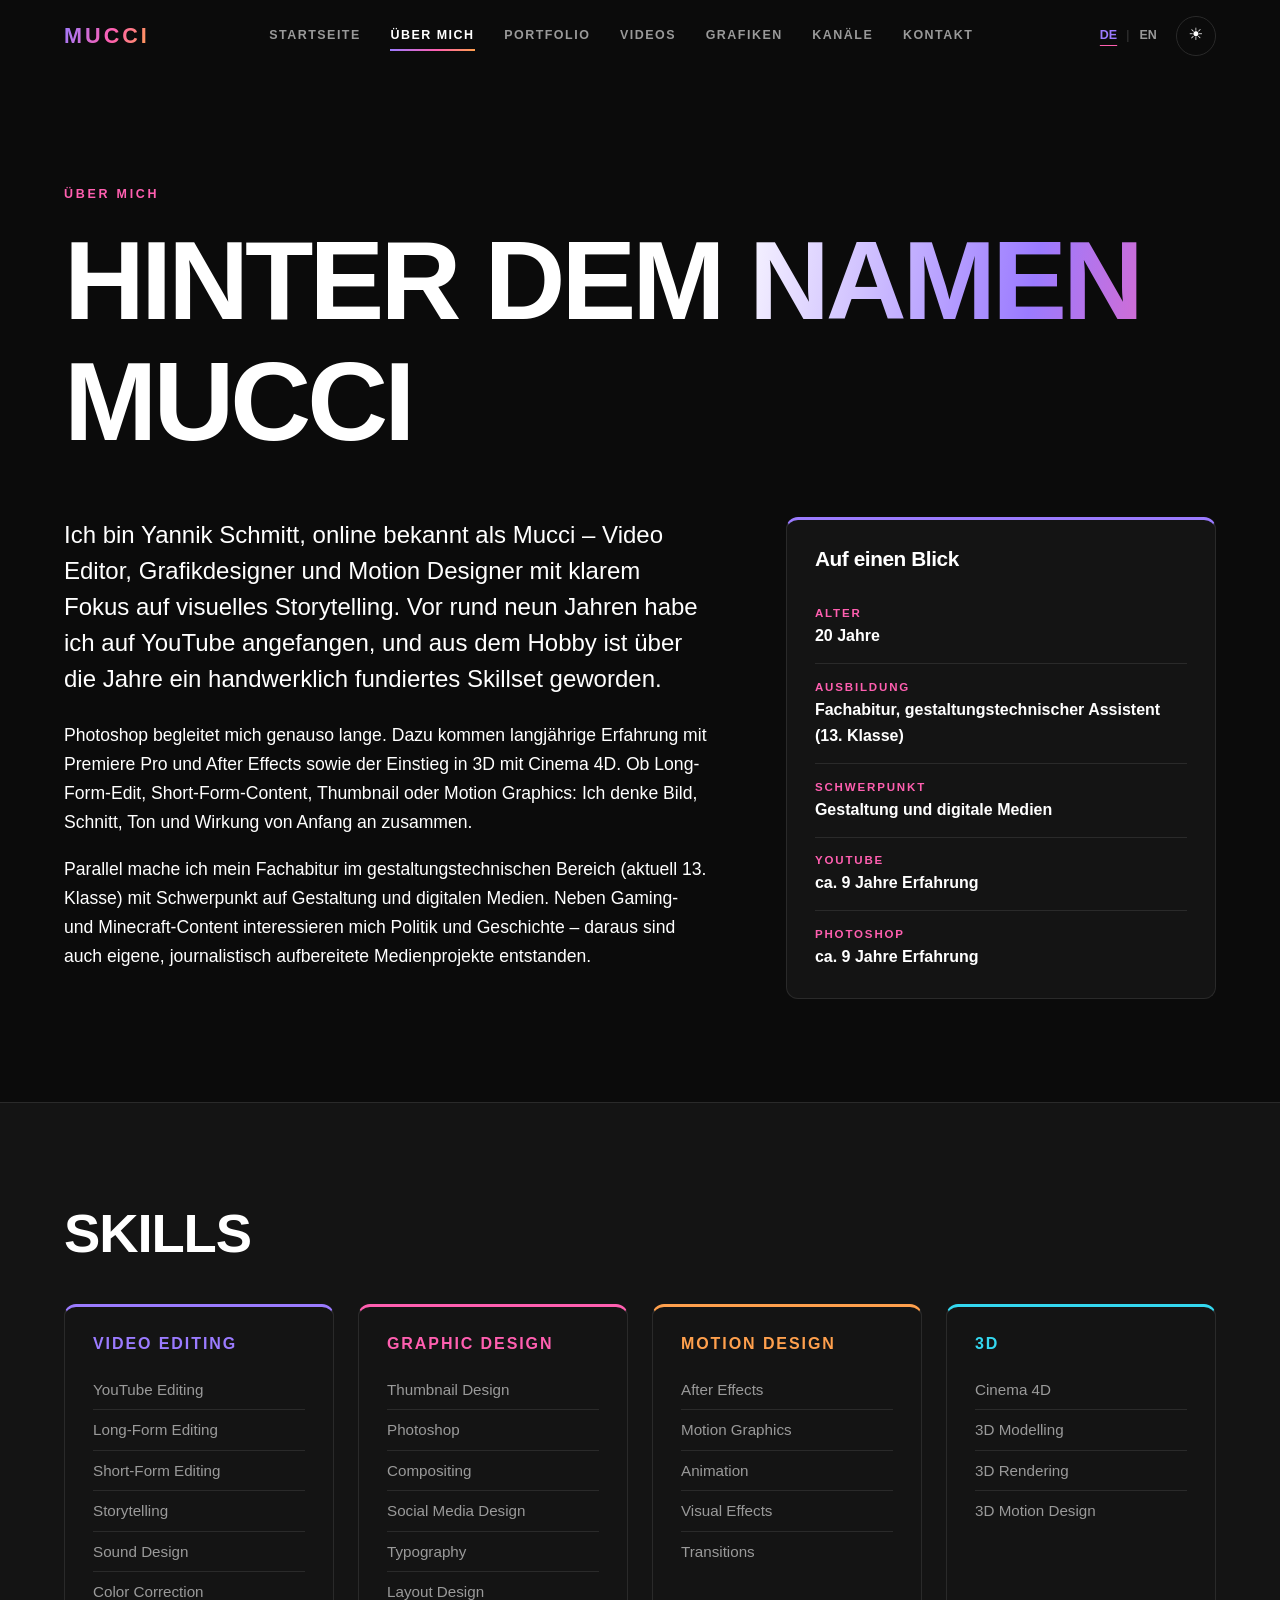
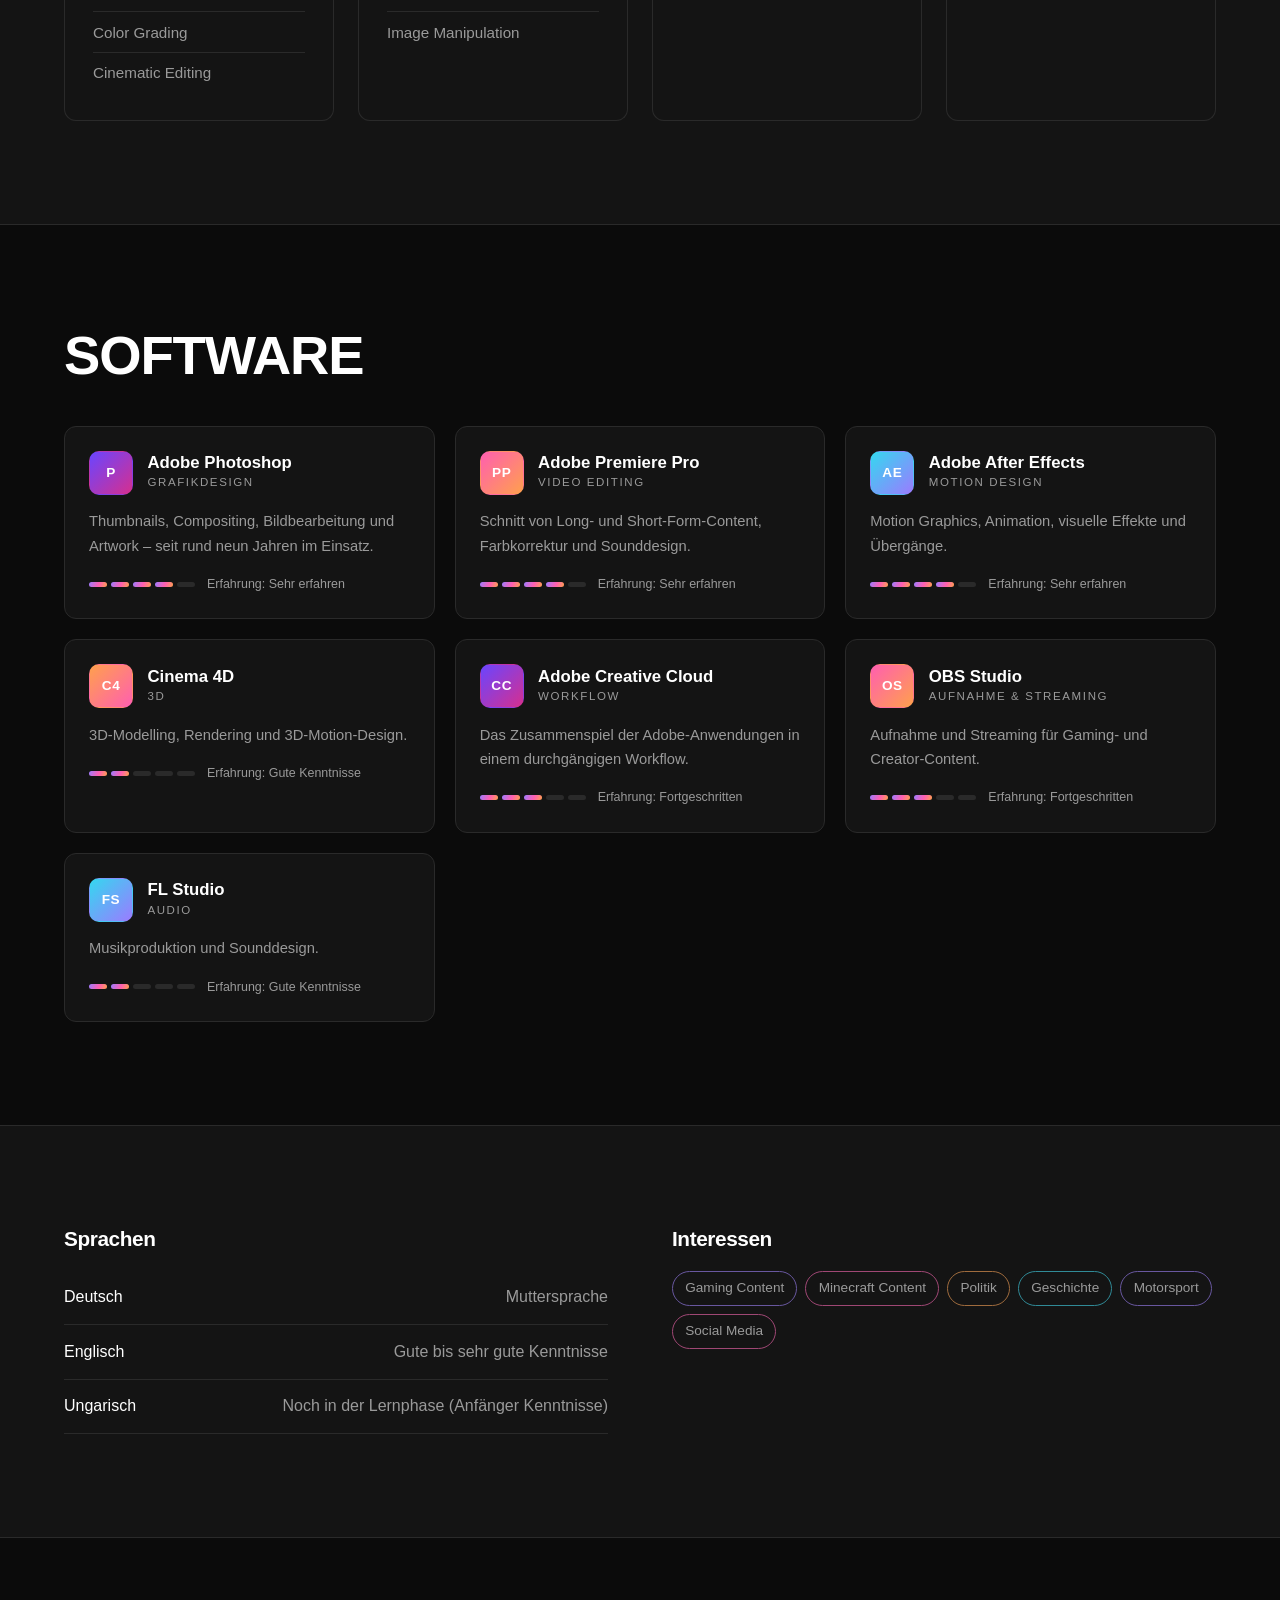
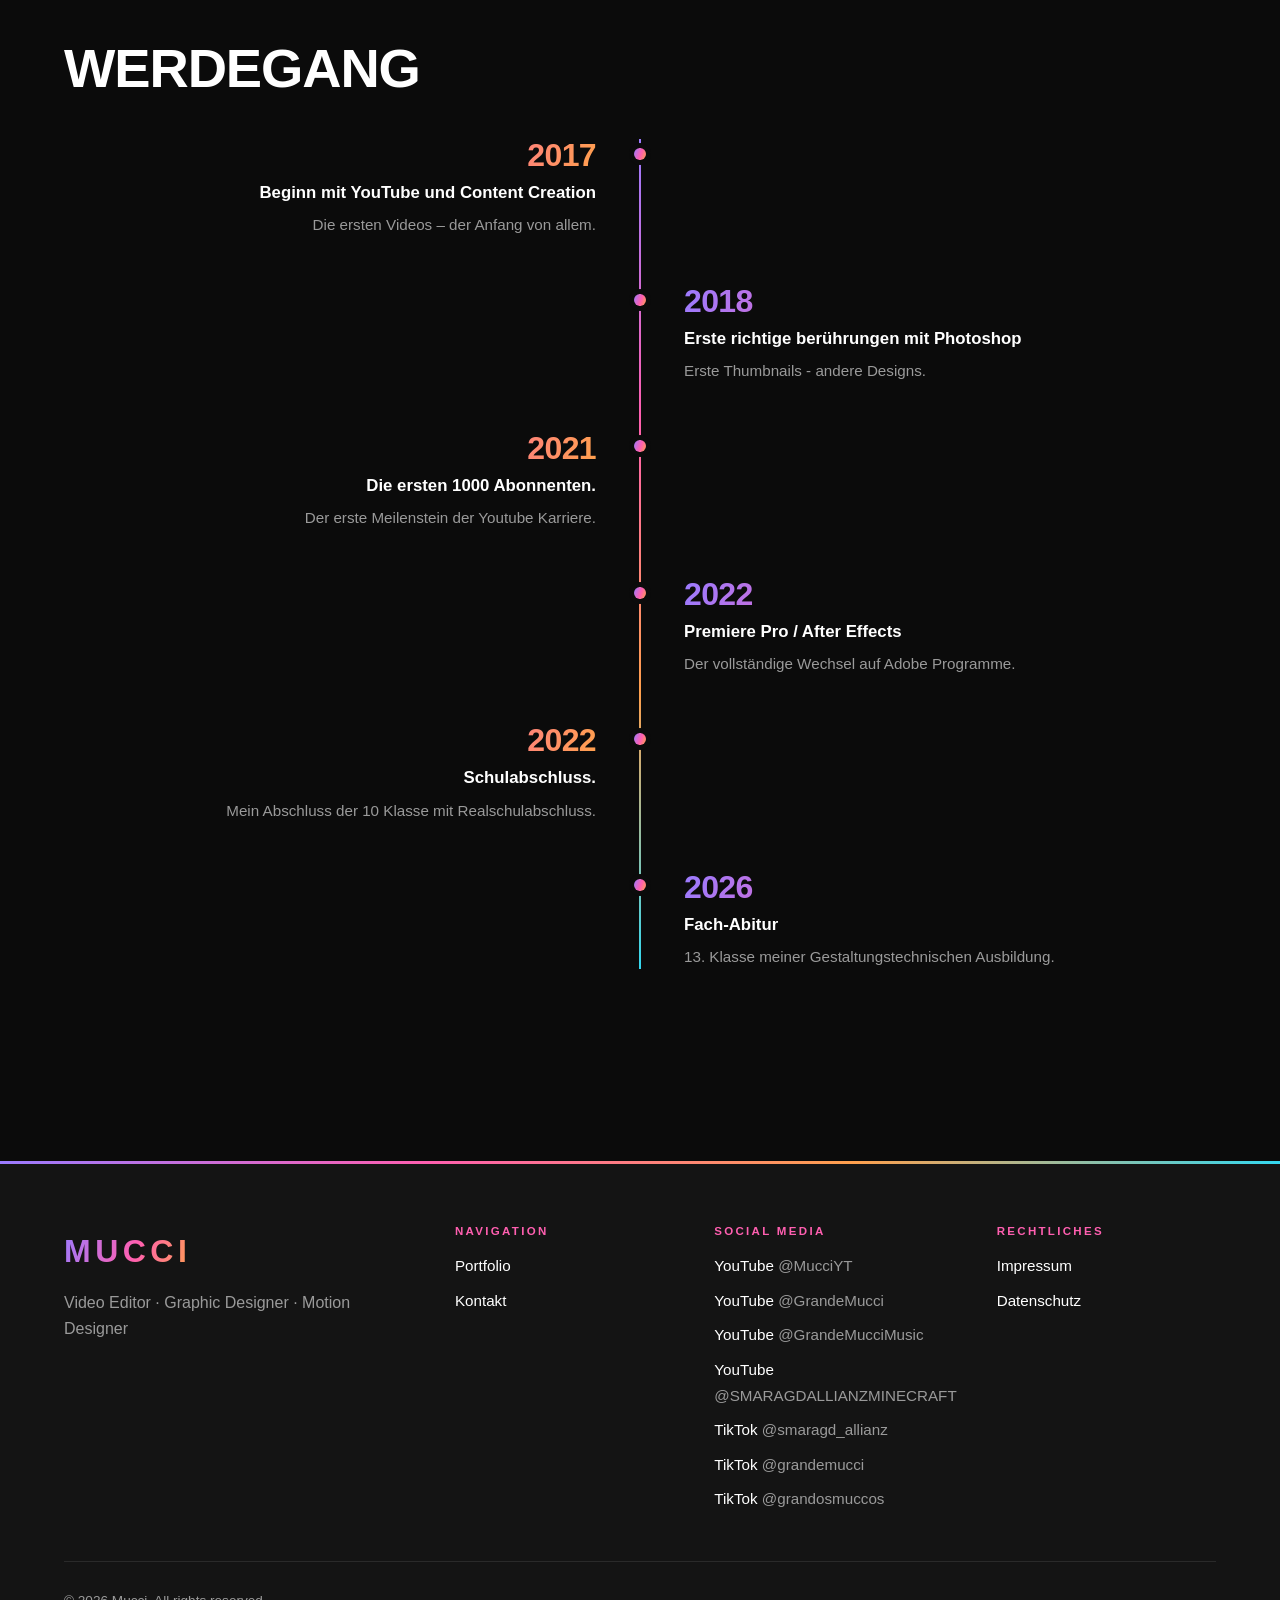
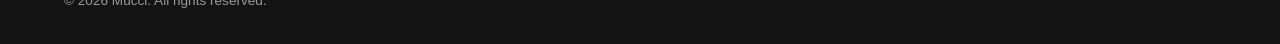
<file: about.html>
<!DOCTYPE html>
<html lang="de" data-theme="dark">
<head>
  <meta charset="utf-8">
  <meta name="viewport" content="width=device-width, initial-scale=1">
  <title>Über mich – Mucci</title>
  <meta name="description" content="Über Mucci (Yannik Schmitt): Video Editor, Grafikdesigner und Motion Designer mit rund neun Jahren YouTube-Erfahrung.">
  <meta name="author" content="Yannik Schmitt">
  <link rel="canonical" href="https://www.DEINE-DOMAIN.de/about.html">

  <meta property="og:type" content="website">
  <meta property="og:site_name" content="Mucci Portfolio">
  <meta property="og:title" content="Über mich – Mucci">
  <meta property="og:description" content="Über Mucci (Yannik Schmitt): Video Editor, Grafikdesigner und Motion Designer mit rund neun Jahren YouTube-Erfahrung.">
  <meta property="og:url" content="https://www.DEINE-DOMAIN.de/about.html">
  <meta property="og:image" content="https://www.DEINE-DOMAIN.de/assets/images/og-image.jpg">
  <meta property="og:locale" content="de_DE">
  <meta name="twitter:card" content="summary_large_image">
  <meta name="twitter:title" content="Über mich – Mucci">
  <meta name="twitter:description" content="Über Mucci (Yannik Schmitt): Video Editor, Grafikdesigner und Motion Designer mit rund neun Jahren YouTube-Erfahrung.">
  <meta name="twitter:image" content="https://www.DEINE-DOMAIN.de/assets/images/og-image.jpg">
  <meta name="theme-color" content="#0b0b0b">

  <link rel="icon" type="image/svg+xml" href="assets/icons/favicon.svg">
  <link rel="stylesheet" href="css/style.css">
  <link rel="stylesheet" href="css/responsive.css">

  <script src="js/config.js"></script>
  <script>
    (function () {
      var d = document.documentElement;
      d.className += ' js';
      var t = (siteConfig.defaultTheme === 'light') ? 'light' : 'dark';
      try {
        var s = localStorage.getItem((siteConfig.storagePrefix || 'mucci') + '-theme');
        if (s === 'light' || s === 'dark') t = s;
      } catch (e) {}
      d.setAttribute('data-theme', t);
    })();
  </script>
</head>
<body data-page="about">

  <div id="site-header"></div>

  <main id="main" tabindex="-1">

    <section class="page-hero">
      <div class="container">
        <p class="eyebrow reveal" data-i18n="aboutEyebrow"></p>
        <h1 class="page-title reveal" data-i18n="aboutTitle"></h1>
      </div>
    </section>

    <!-- BIOGRAFIE + FAKTEN (content.js → bio, facts) -->
    <section class="section">
      <div class="container about-grid">
        <div id="bio" class="about-text reveal"></div>
        <aside class="about-facts reveal">
          <h2 class="h3" data-i18n="aboutFactsTitle"></h2>
          <dl id="facts" class="facts"></dl>
        </aside>
      </div>
    </section>

    <!-- SKILLS (content.js → skillCategories) -->
    <section class="section section-alt" aria-labelledby="skills-title">
      <div class="container">
        <h2 id="skills-title" class="section-title reveal" data-i18n="aboutSkillsTitle"></h2>
        <div id="skills" class="skills-grid mt-lg"></div>
      </div>
    </section>

    <!-- SOFTWARE (content.js → software) -->
    <section class="section" aria-labelledby="software-title">
      <div class="container">
        <h2 id="software-title" class="section-title reveal" data-i18n="aboutSoftwareTitle"></h2>
        <div id="software-list" class="software-grid mt-lg"></div>
      </div>
    </section>

    <!-- SPRACHEN + INTERESSEN -->
    <section class="section section-alt">
      <div class="container two-col">
        <div class="reveal">
          <h2 class="h3" data-i18n="aboutLanguagesTitle"></h2>
          <ul id="languages-list" class="list-plain"></ul>
        </div>
        <div class="reveal">
          <h2 class="h3" data-i18n="aboutInterestsTitle"></h2>
          <ul id="interests-list" class="tags"></ul>
        </div>
      </div>
    </section>

    <!-- TIMELINE (content.js → timeline) -->
    <section class="section" aria-labelledby="timeline-title">
      <div class="container">
        <h2 id="timeline-title" class="section-title reveal" data-i18n="aboutTimelineTitle"></h2>
        <ol id="timeline" class="timeline mt-lg"></ol>
      </div>
    </section>

  </main>

  <div id="site-footer"></div>

  <noscript><p style="padding:1rem;text-align:center">Diese Website benötigt JavaScript. / This website requires JavaScript.</p></noscript>

  <script src="js/content.js"></script>
  <script src="js/media.js"></script>
  <script src="js/language.js"></script>
  <script src="js/script.js"></script>
</body>
</html>
</file>
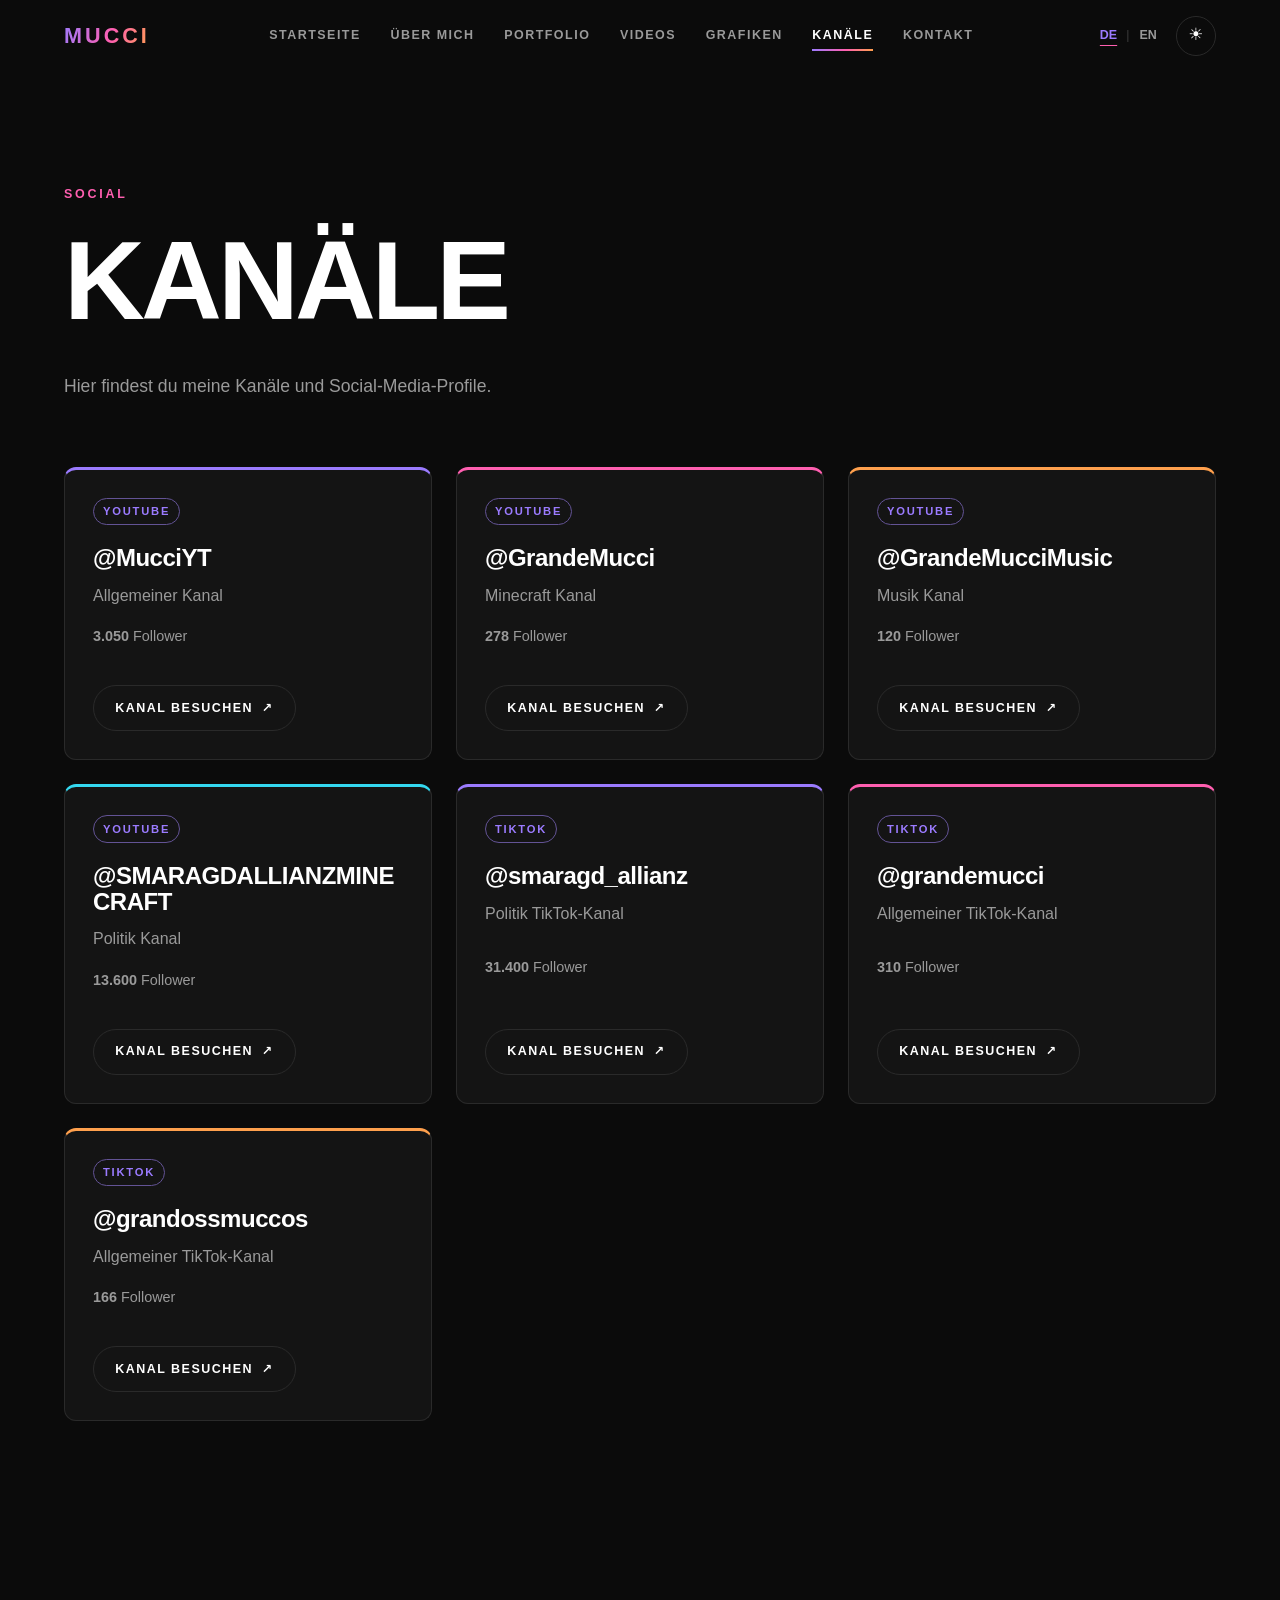
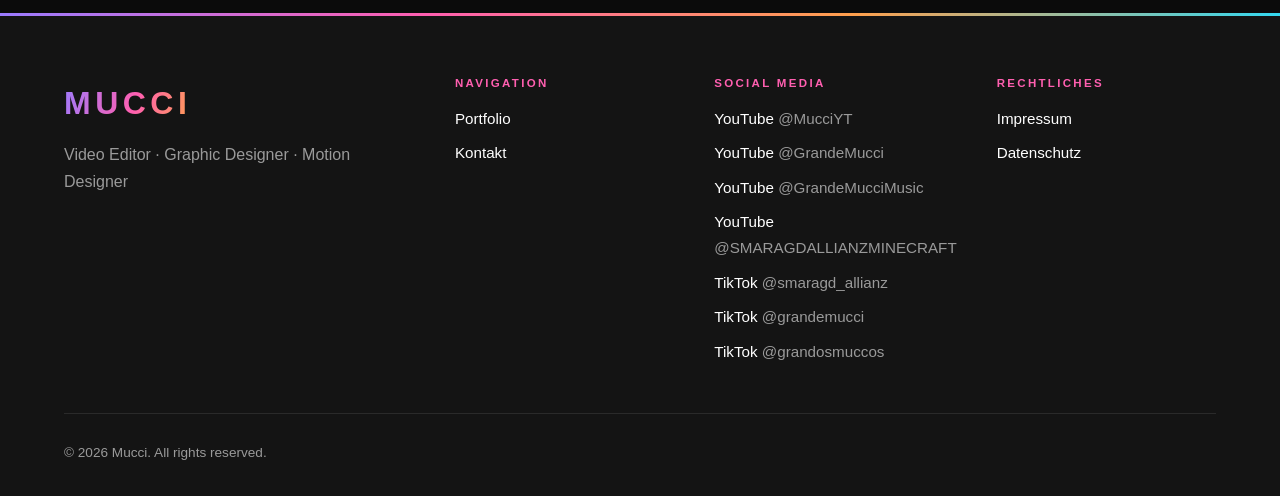
<file: channels.html>
<!DOCTYPE html>
<html lang="de" data-theme="dark">
<head>
  <meta charset="utf-8">
  <meta name="viewport" content="width=device-width, initial-scale=1">
  <title>Kanäle – Mucci</title>
  <meta name="description" content="Die YouTube- und TikTok-Kanäle von Mucci im Überblick.">
  <meta name="author" content="Yannik Schmitt">
  <link rel="canonical" href="https://www.DEINE-DOMAIN.de/channels.html">

  <meta property="og:type" content="website">
  <meta property="og:site_name" content="Mucci Portfolio">
  <meta property="og:title" content="Kanäle – Mucci">
  <meta property="og:description" content="Die YouTube- und TikTok-Kanäle von Mucci im Überblick.">
  <meta property="og:url" content="https://www.DEINE-DOMAIN.de/channels.html">
  <meta property="og:image" content="https://www.DEINE-DOMAIN.de/assets/images/og-image.jpg">
  <meta property="og:locale" content="de_DE">
  <meta name="twitter:card" content="summary_large_image">
  <meta name="twitter:title" content="Kanäle – Mucci">
  <meta name="twitter:description" content="Die YouTube- und TikTok-Kanäle von Mucci im Überblick.">
  <meta name="twitter:image" content="https://www.DEINE-DOMAIN.de/assets/images/og-image.jpg">
  <meta name="theme-color" content="#0b0b0b">

  <link rel="icon" type="image/svg+xml" href="assets/icons/favicon.svg">
  <link rel="stylesheet" href="css/style.css">
  <link rel="stylesheet" href="css/responsive.css">

  <script src="js/config.js"></script>
  <script>
    (function () {
      var d = document.documentElement;
      d.className += ' js';
      var t = (siteConfig.defaultTheme === 'light') ? 'light' : 'dark';
      try {
        var s = localStorage.getItem((siteConfig.storagePrefix || 'mucci') + '-theme');
        if (s === 'light' || s === 'dark') t = s;
      } catch (e) {}
      d.setAttribute('data-theme', t);
    })();
  </script>
</head>
<body data-page="channels">

  <div id="site-header"></div>

  <main id="main" tabindex="-1">

    <section class="page-hero">
      <div class="container">
        <p class="eyebrow reveal" data-i18n="channelsEyebrow"></p>
        <h1 class="page-title reveal" data-i18n="channelsTitle"></h1>
        <p class="page-intro reveal" data-i18n="channelsIntro"></p>
      </div>
    </section>

    <section class="section">
      <div class="container">
        <!-- Kanäle aus content.js → channels -->
        <div id="channel-grid" class="channel-grid"></div>
      </div>
    </section>

  </main>

  <div id="site-footer"></div>

  <noscript><p style="padding:1rem;text-align:center">Diese Website benötigt JavaScript. / This website requires JavaScript.</p></noscript>

  <script src="js/content.js"></script>
  <script src="js/media.js"></script>
  <script src="js/language.js"></script>
  <script src="js/script.js"></script>
</body>
</html>
</file>
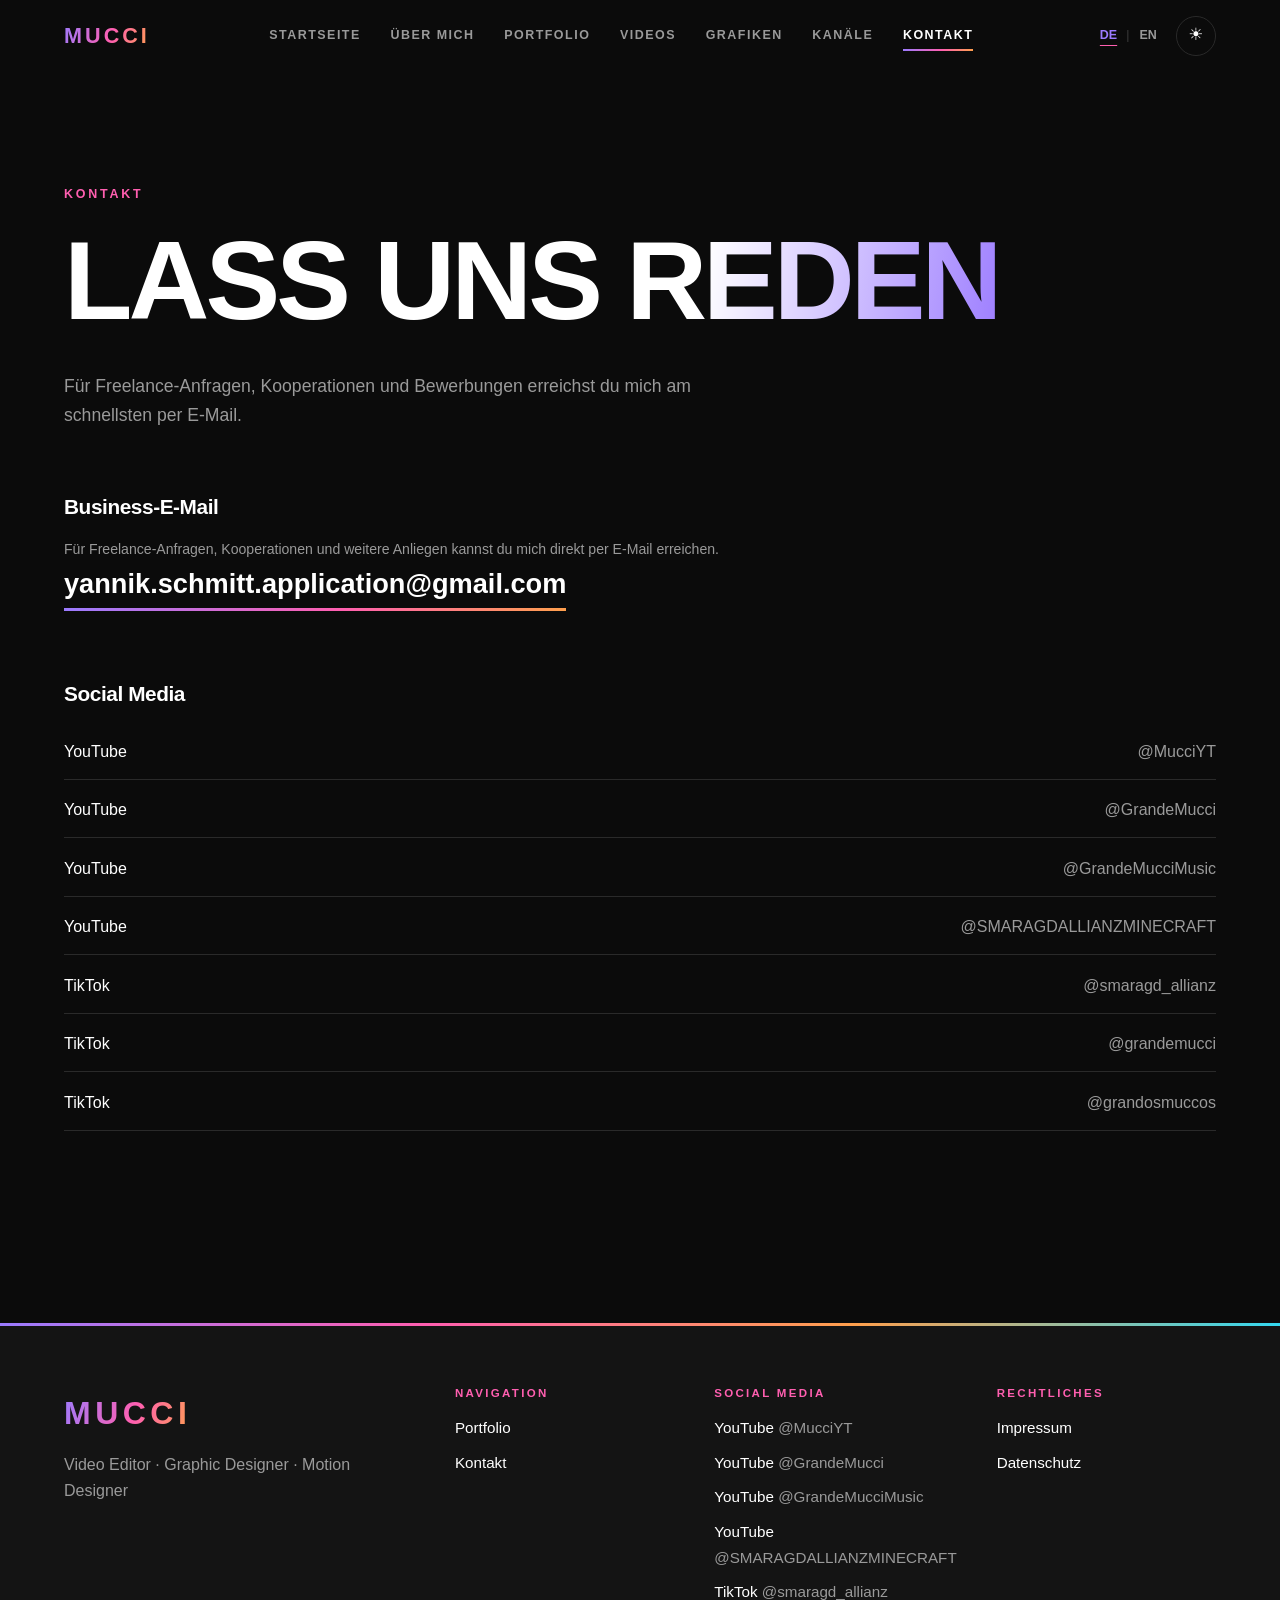
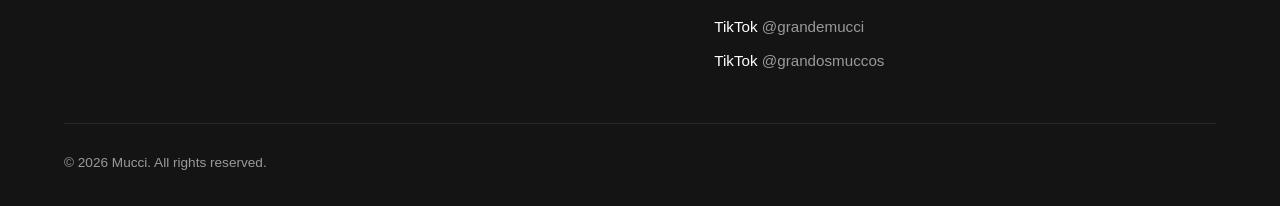
<file: contact.html>
<!DOCTYPE html>
<html lang="de" data-theme="dark">
<head>
  <meta charset="utf-8">
  <meta name="viewport" content="width=device-width, initial-scale=1">

  <title>Kontakt – Mucci</title>
  <meta name="description" content="Kontakt für Freelance-Anfragen, Kooperationen und Bewerbungen.">
  <meta name="author" content="Yannik Schmitt">

  <link rel="stylesheet" href="css/style.css">
  <link rel="stylesheet" href="css/responsive.css">

  <script src="js/config.js"></script>

  <script>
    (function () {
      var d = document.documentElement;
      d.className += ' js';

      var t = (siteConfig.defaultTheme === 'light') ? 'light' : 'dark';

      try {
        var s = localStorage.getItem(
          (siteConfig.storagePrefix || 'mucci') + '-theme'
        );

        if (s === 'light' || s === 'dark') {
          t = s;
        }
      } catch (e) {}

      d.setAttribute('data-theme', t);
    })();
  </script>
</head>

<body data-page="contact">

  <div id="site-header"></div>

  <main id="main" tabindex="-1">

    <!-- HEADER -->
    <section class="page-hero">
      <div class="container">
        <p class="eyebrow reveal" data-i18n="contactEyebrow"></p>

        <h1 class="page-title reveal" data-i18n="contactTitle"></h1>

        <p class="page-intro reveal" data-i18n="contactIntro"></p>
      </div>
    </section>


    <!-- CONTACT -->
    <section class="section">
      <div class="container">

        <div class="reveal">

          <h2 class="h3" data-i18n="contactEmailTitle">
            Kontakt
          </h2>

          <p class="form-note">
            Für Freelance-Anfragen, Kooperationen und weitere Anliegen
            kannst du mich direkt per E-Mail erreichen.
          </p>

          <!-- E-MAIL -->
          <div class="contact-email-box">

            <span
              class="contact-email"
              data-email-text>
            </span>

          </div>


          <!-- SOCIAL MEDIA -->
          <h2 class="h3 mt-lg" data-i18n="contactSocialTitle">
            Social Media
          </h2>

          <ul id="social-list" class="social-list"></ul>

        </div>

      </div>
    </section>

  </main>

  <div id="site-footer"></div>

  <noscript>
    <p style="padding:1rem;text-align:center">
      Diese Website benötigt JavaScript.
      / This website requires JavaScript.
    </p>
  </noscript>

  <script src="js/content.js"></script>
  <script src="js/media.js"></script>
  <script src="js/language.js"></script>
  <script src="js/script.js"></script>

</body>
</html>
</file>
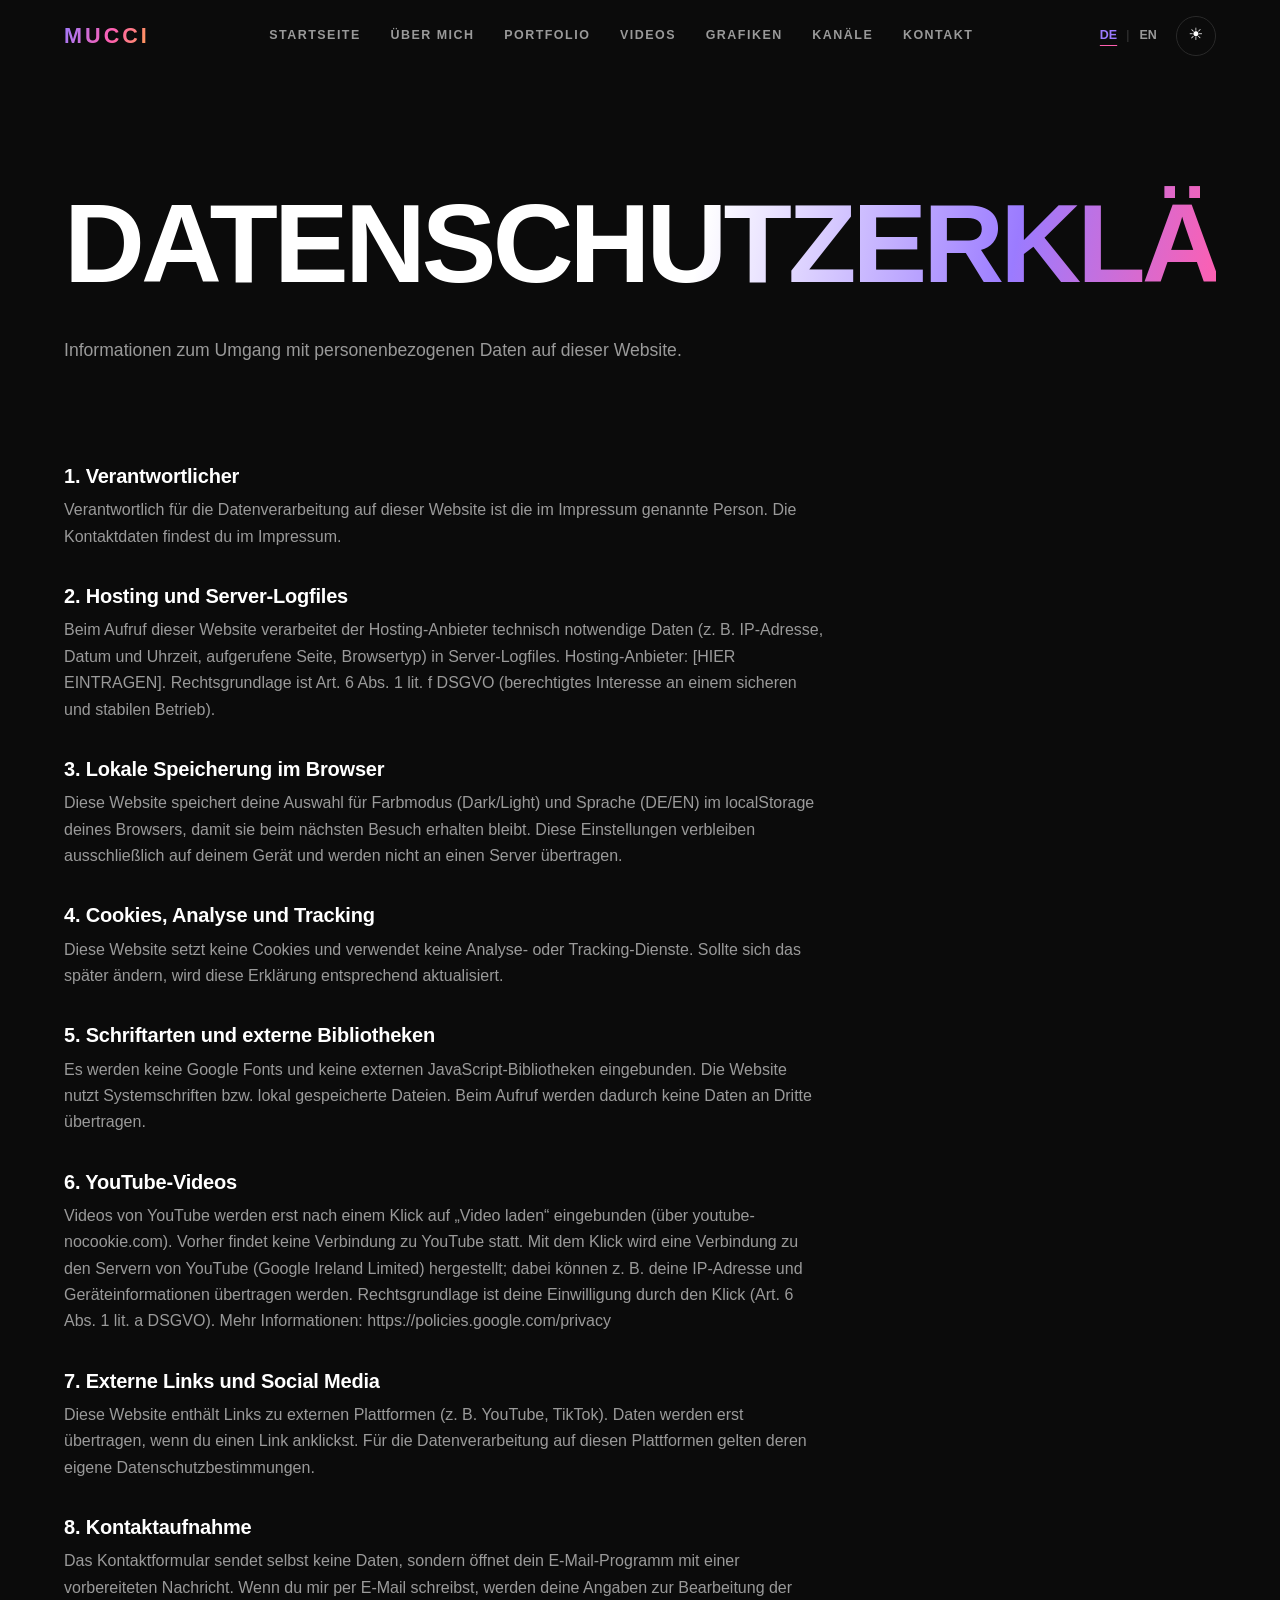
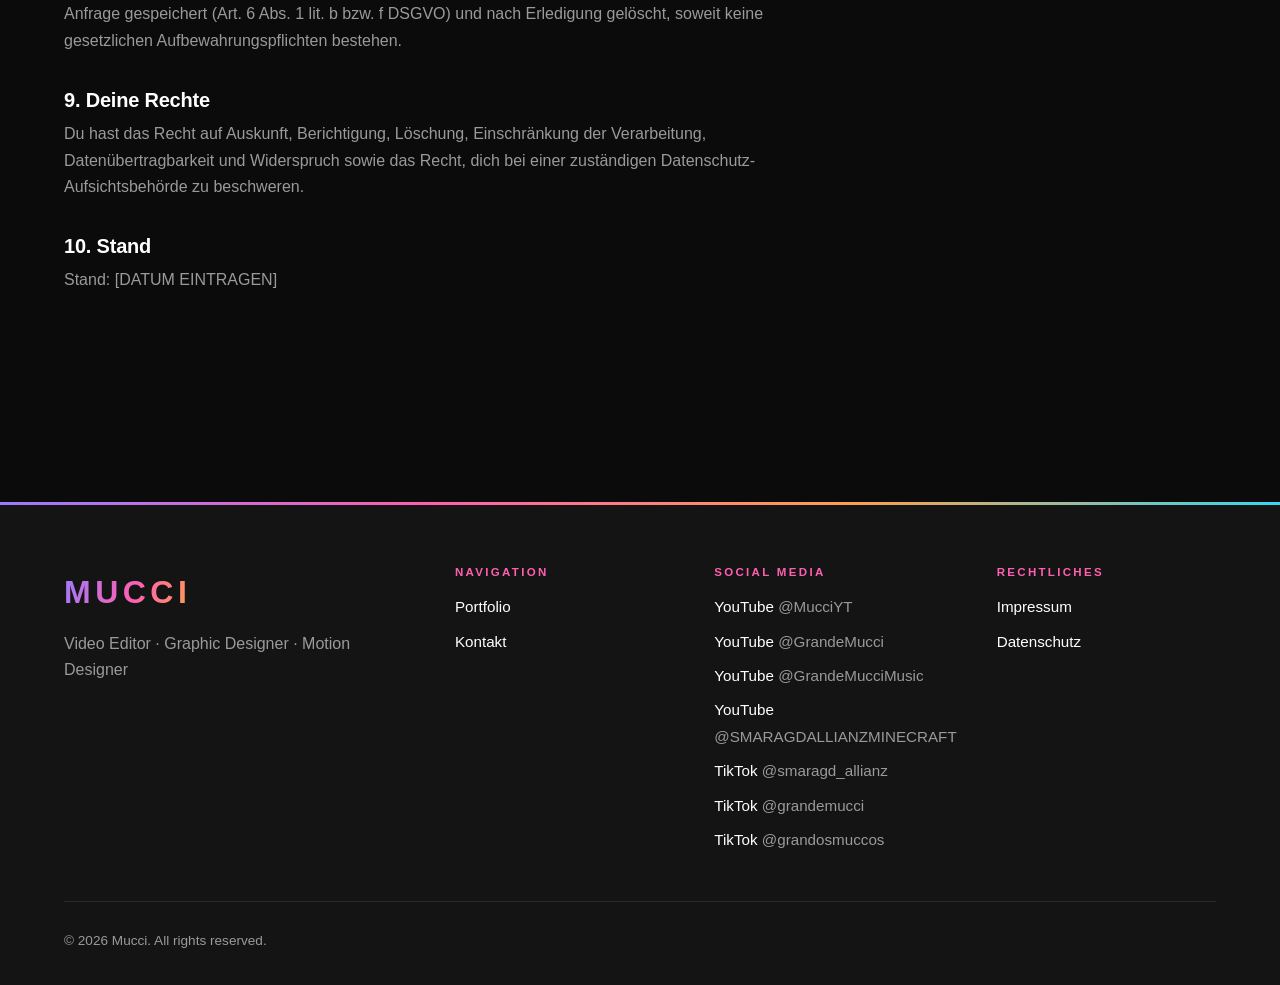
<file: datenschutz.html>
<!DOCTYPE html>
<html lang="de" data-theme="dark">
<head>
  <meta charset="utf-8">
  <meta name="viewport" content="width=device-width, initial-scale=1">
  <title>Datenschutz – Mucci</title>
  <meta name="description" content="Datenschutzerklärung der Website von Mucci.">
  <meta name="author" content="Yannik Schmitt">
  <link rel="canonical" href="https://www.DEINE-DOMAIN.de/datenschutz.html">

  <meta property="og:type" content="website">
  <meta property="og:site_name" content="Mucci Portfolio">
  <meta property="og:title" content="Datenschutz – Mucci">
  <meta property="og:description" content="Datenschutzerklärung der Website von Mucci.">
  <meta property="og:url" content="https://www.DEINE-DOMAIN.de/datenschutz.html">
  <meta property="og:image" content="https://www.DEINE-DOMAIN.de/assets/images/og-image.jpg">
  <meta property="og:locale" content="de_DE">
  <meta name="twitter:card" content="summary_large_image">
  <meta name="twitter:title" content="Datenschutz – Mucci">
  <meta name="twitter:description" content="Datenschutzerklärung der Website von Mucci.">
  <meta name="twitter:image" content="https://www.DEINE-DOMAIN.de/assets/images/og-image.jpg">
  <meta name="theme-color" content="#0b0b0b">

  <link rel="icon" type="image/svg+xml" href="assets/icons/favicon.svg">
  <link rel="stylesheet" href="css/style.css">
  <link rel="stylesheet" href="css/responsive.css">

  <script src="js/config.js"></script>
  <script>
    (function () {
      var d = document.documentElement;
      d.className += ' js';
      var t = (siteConfig.defaultTheme === 'light') ? 'light' : 'dark';
      try {
        var s = localStorage.getItem((siteConfig.storagePrefix || 'mucci') + '-theme');
        if (s === 'light' || s === 'dark') t = s;
      } catch (e) {}
      d.setAttribute('data-theme', t);
    })();
  </script>
</head>
<body data-page="datenschutz">

  <div id="site-header"></div>

  <main id="main" tabindex="-1">

    <section class="page-hero">
      <div class="container">
        <h1 class="page-title reveal" data-i18n="privTitle"></h1>
        <p class="page-intro reveal" data-i18n="privIntro"></p>
      </div>
    </section>

    <section class="section">
      <div class="container">
        <!-- Abschnitte kommen aus content.js → privacySections -->
        <div id="privacy-content" class="prose reveal"></div>
      </div>
    </section>

  </main>

  <div id="site-footer"></div>

  <noscript><p style="padding:1rem;text-align:center">Diese Website benötigt JavaScript. / This website requires JavaScript.</p></noscript>

  <script src="js/content.js"></script>
  <script src="js/media.js"></script>
  <script src="js/language.js"></script>
  <script src="js/script.js"></script>
</body>
</html>
</file>
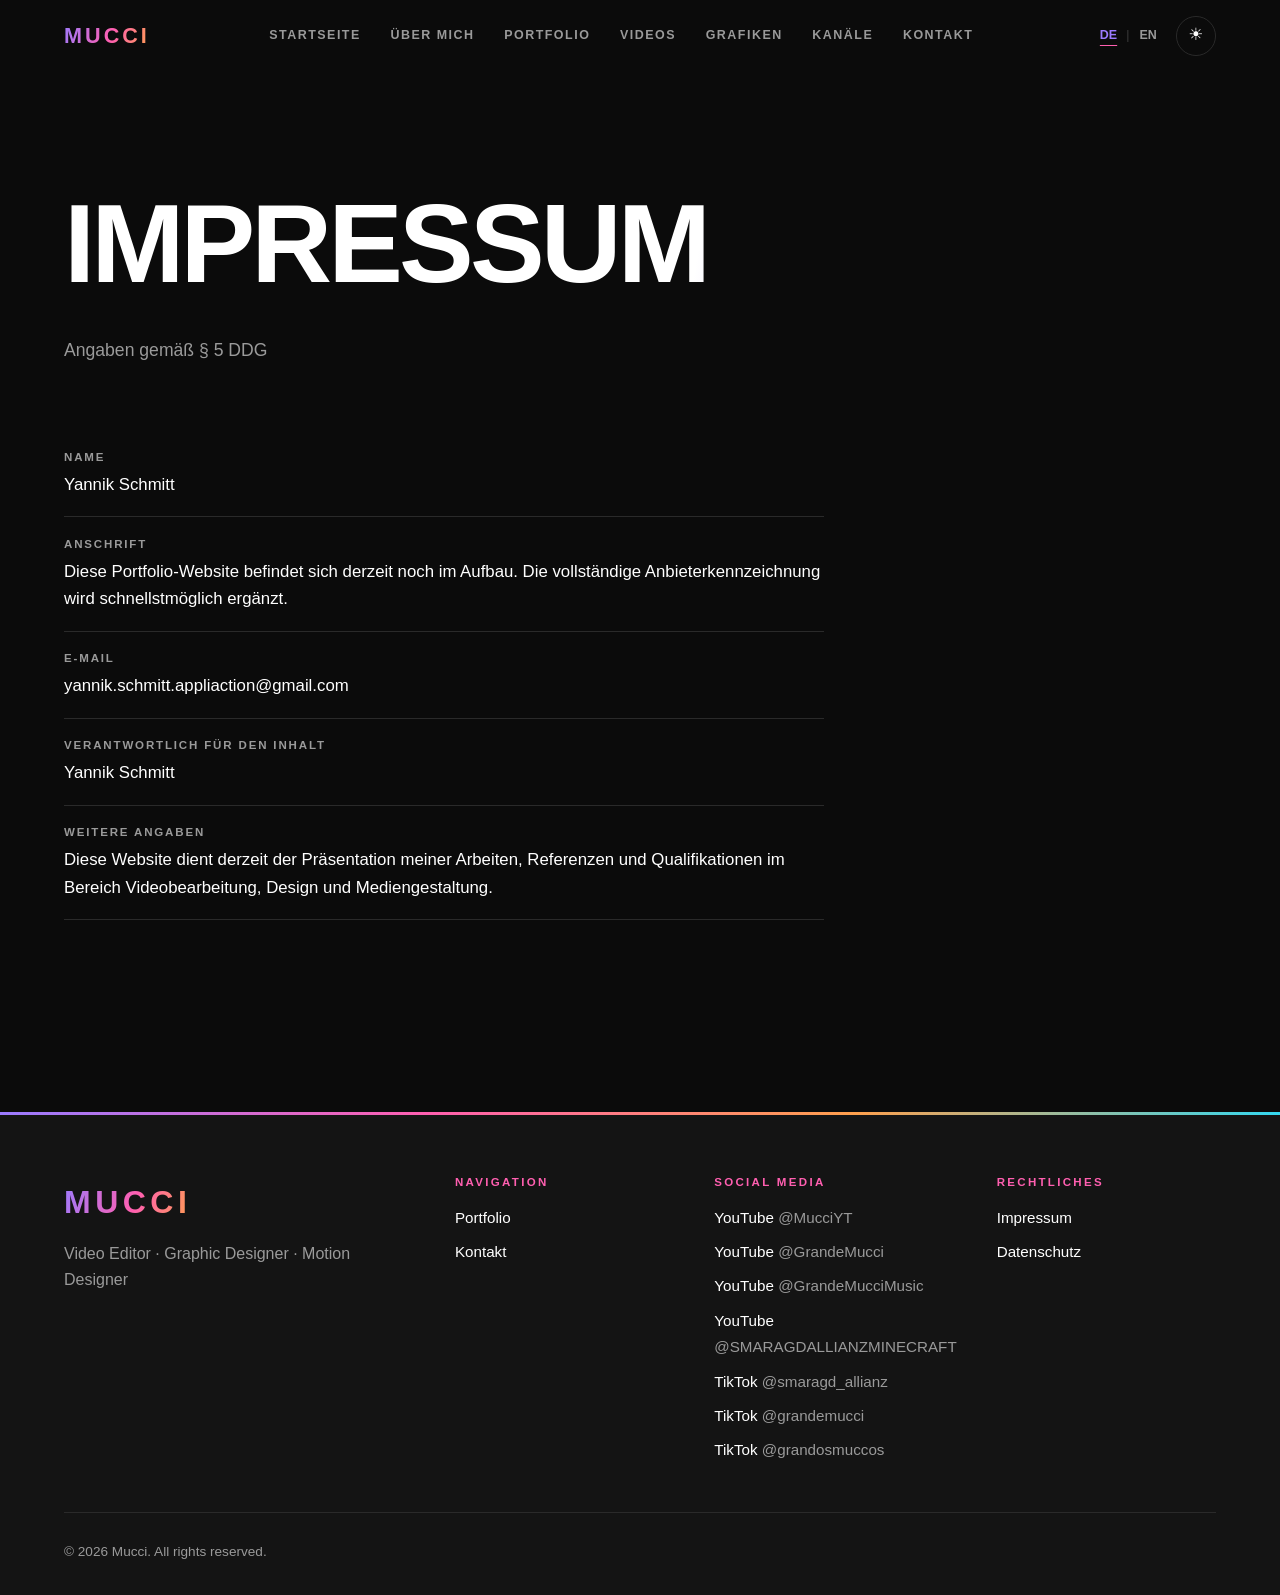
<file: impressum.html>
<!DOCTYPE html>
<html lang="de" data-theme="dark">
<head>
  <meta charset="utf-8">
  <meta name="viewport" content="width=device-width, initial-scale=1">
  <title>Impressum – Mucci</title>
  <meta name="description" content="Impressum der Website von Mucci.">
  <meta name="author" content="Yannik Schmitt">
  <link rel="canonical" href="https://www.DEINE-DOMAIN.de/impressum.html">

  <meta property="og:type" content="website">
  <meta property="og:site_name" content="Mucci Portfolio">
  <meta property="og:title" content="Impressum – Mucci">
  <meta property="og:description" content="Impressum der Website von Mucci.">
  <meta property="og:url" content="https://www.DEINE-DOMAIN.de/impressum.html">
  <meta property="og:image" content="https://www.DEINE-DOMAIN.de/assets/images/og-image.jpg">
  <meta property="og:locale" content="de_DE">
  <meta name="twitter:card" content="summary_large_image">
  <meta name="twitter:title" content="Impressum – Mucci">
  <meta name="twitter:description" content="Impressum der Website von Mucci.">
  <meta name="twitter:image" content="https://www.DEINE-DOMAIN.de/assets/images/og-image.jpg">
  <meta name="theme-color" content="#0b0b0b">

  <link rel="icon" type="image/svg+xml" href="assets/icons/favicon.svg">
  <link rel="stylesheet" href="css/style.css">
  <link rel="stylesheet" href="css/responsive.css">

  <script src="js/config.js"></script>
  <script>
    (function () {
      var d = document.documentElement;
      d.className += ' js';
      var t = (siteConfig.defaultTheme === 'light') ? 'light' : 'dark';
      try {
        var s = localStorage.getItem((siteConfig.storagePrefix || 'mucci') + '-theme');
        if (s === 'light' || s === 'dark') t = s;
      } catch (e) {}
      d.setAttribute('data-theme', t);
    })();
  </script>
</head>
<body data-page="impressum">

  <div id="site-header"></div>

  <main id="main" tabindex="-1">

    <section class="page-hero">
      <div class="container">
        <h1 class="page-title reveal" data-i18n="impTitle"></h1>
        <p class="page-intro reveal" data-i18n="impIntro"></p>
      </div>
    </section>

    <section class="section">
      <div class="container">
        <!-- Daten kommen aus config.js → impressum (Platzhalter ersetzen!) -->
        <dl id="legal-list" class="legal-list prose reveal"></dl>
      </div>
    </section>

  </main>

  <div id="site-footer"></div>

  <noscript><p style="padding:1rem;text-align:center">Diese Website benötigt JavaScript. / This website requires JavaScript.</p></noscript>

  <script src="js/content.js"></script>
  <script src="js/media.js"></script>
  <script src="js/language.js"></script>
  <script src="js/script.js"></script>
</body>
</html>
</file>
<file: css/style.css>
/* ==========================================================================
   style.css – DESIGN SYSTEM & KOMPONENTEN
   --------------------------------------------------------------------------
   1. Variablen (Farben, Abstände)  ← hier änderst du das Design
   2. Reset & Basis
   3. Layout-Helfer
   4. Buttons, Chips
   5. Header & Navigation
   6. Hero
   7. Karten, Filter, Stats
   8. Über-mich, Skills, Software, Timeline
   9. Kanäle, Kontakt, Formular, Rechtstexte
   10. Footer
   11. Overlay (Lightbox & Projekt-Details)
   12. Animationen & reduced motion
   13. Farbebene (Verläufe, Farbakzente) – steht ganz unten
   Responsive-Regeln stehen in responsive.css.
   ========================================================================== */


/* ===== 1. VARIABLEN ===================================================== */
:root {
  --background: #0b0b0b;
  --surface: #141414;
  --surface-2: #1c1c1c;
  --text: #ffffff;
  --text-muted: #9a9a9a;
  --accent: #7c5cff;            /* Hauptakzent (Buttons, Markierungen) */
  --accent-contrast: #ffffff;
  --border: #2a2a2a;
  --focus: #6ea8ff;
  --radius: 12px;

  /* Farbpalette: vier Farbtöne – hier änderst du die Farbstimmung der ganzen Website */
  --c1: #9b7bff;                /* Violett */
  --c2: #ff5fb0;                /* Pink */
  --c3: #ffa04d;                /* Orange */
  --c4: #34d8f0;                /* Cyan */
  --btn-1: #6a45ff;             /* Verlauf der Buttons (dunkel genug für weiße Schrift) */
  --btn-2: #d62f8f;
  --gradient: linear-gradient(110deg, var(--c1), var(--c2) 55%, var(--c3));
  --glow-1: rgba(124, 92, 255, .38);
  --glow-2: rgba(255, 95, 176, .26);
  --glow-3: rgba(52, 216, 240, .16);

  --header-h: 72px;
  --container: 1200px;
  --gutter: 1.5rem;

  --font-body: "Helvetica Neue", Helvetica, Arial, "Segoe UI", system-ui, sans-serif;
  --font-display: "Helvetica Neue", Helvetica, Arial, "Segoe UI", system-ui, sans-serif;
  --ease: cubic-bezier(.2, .7, .2, 1);

  color-scheme: dark;
}

/* Light Mode überschreibt nur die Farben */
:root[data-theme="light"] {
  --background: #f5f4f0;
  --surface: #ffffff;
  --surface-2: #ebe9e3;
  --text: #0f0f0f;
  --text-muted: #5c5c5c;
  --accent: #6a3df0;
  --accent-contrast: #ffffff;
  --border: #d8d6cf;
  --focus: #1a4fd6;

  --c1: #5b36e6;
  --c2: #c42a86;
  --c3: #d2600c;
  --c4: #0a869e;
  --btn-1: #5b36e6;
  --btn-2: #c42a86;
  --glow-1: rgba(106, 61, 240, .22);
  --glow-2: rgba(214, 47, 143, .16);
  --glow-3: rgba(10, 134, 158, .12);

  color-scheme: light;
}

/* Optional: eigene Schrift aus /assets/fonts einbinden
@font-face {
  font-family: "MeineSchrift";
  src: url("../assets/fonts/MeineSchrift.woff2") format("woff2");
  font-weight: 400 900;
  font-display: swap;
}
*/


/* ===== 2. RESET & BASIS ================================================= */
*, *::before, *::after { box-sizing: border-box; }

html {
  -webkit-text-size-adjust: 100%;
  scroll-behavior: smooth;
  scroll-padding-top: calc(var(--header-h) + 16px);
}

body {
  margin: 0;
  min-height: 100vh;
  display: flex;
  flex-direction: column;
  background: var(--background);
  color: var(--text);
  font-family: var(--font-body);
  font-size: 1rem;
  line-height: 1.65;
  -webkit-font-smoothing: antialiased;
  transition: background-color .3s ease, color .3s ease;
  animation: pageIn .5s var(--ease) both;
}

main { flex: 1 0 auto; outline: none; }

img, video, svg { max-width: 100%; display: block; }
img { height: auto; }

a { color: inherit; text-decoration: none; }
button { font: inherit; color: inherit; background: none; border: 0; padding: 0; cursor: pointer; }
ul, ol { list-style: none; margin: 0; padding: 0; }
p { margin: 0 0 1em; }
dl, dd { margin: 0; }

h1, h2, h3, h4 {
  margin: 0;
  font-family: var(--font-display);
  line-height: 1.08;
  letter-spacing: -0.02em;
}

:focus-visible {
  outline: 2px solid var(--focus);
  outline-offset: 3px;
  border-radius: 4px;
}

::selection { background: var(--accent); color: var(--accent-contrast); }

.sr-only {
  position: absolute; width: 1px; height: 1px; margin: -1px; padding: 0;
  overflow: hidden; clip: rect(0, 0, 0, 0); white-space: nowrap; border: 0;
}

body.no-scroll { overflow: hidden; }


/* ===== 3. LAYOUT-HELFER ================================================= */
.container {
  width: 100%;
  max-width: var(--container);
  margin: 0 auto;
  padding-left: var(--gutter);
  padding-right: var(--gutter);
}

.section { padding: clamp(3.5rem, 8vw, 7rem) 0; }
.section-alt { background: var(--surface); border-top: 1px solid var(--border); border-bottom: 1px solid var(--border); }

.eyebrow {
  margin: 0 0 1rem;
  font-size: .78rem;
  font-weight: 600;
  letter-spacing: .22em;
  text-transform: uppercase;
  color: var(--text-muted);
}

.section-title { font-size: clamp(2rem, 4.5vw, 3.4rem); font-weight: 800; text-transform: uppercase; }
.section-head { display: flex; align-items: flex-end; justify-content: space-between; gap: 1.5rem; flex-wrap: wrap; margin-bottom: 2.5rem; }
.h3 { font-size: 1.3rem; font-weight: 700; margin-bottom: 1.25rem; }

.page-hero { padding: clamp(3.5rem, 9vw, 7rem) 0 clamp(1.5rem, 4vw, 3rem); }
.page-title { font-size: clamp(2.8rem, 9vw, 7rem); font-weight: 900; text-transform: uppercase; letter-spacing: -0.035em; }
.page-intro { max-width: 640px; margin-top: 1.5rem; color: var(--text-muted); font-size: 1.1rem; }

.empty-note { color: var(--text-muted); padding: 2rem 0; }

/* Abstände */
.page-hero + .section { padding-top: 0; }
.mt-lg { margin-top: 3rem; }
.section-title + .mt-lg { margin-top: 2.5rem; }


/* ===== 4. BUTTONS & CHIPS =============================================== */
.btn {
  display: inline-flex; align-items: center; gap: .7em;
  padding: .95em 1.7em;
  border: 1px solid var(--accent);
  border-radius: 999px;
  font-size: .78rem; font-weight: 700; letter-spacing: .12em; text-transform: uppercase;
  transition: transform .25s var(--ease), background-color .25s ease, color .25s ease, border-color .25s ease;
}
.btn:hover { transform: translateY(-2px); }
.btn:active { transform: translateY(0); }
.btn .arrow { transition: transform .25s var(--ease); }
.btn:hover .arrow { transform: translateX(5px); }

.btn-primary { background: var(--accent); color: var(--accent-contrast); }
.btn-primary:hover { opacity: .88; }
.btn-ghost { background: transparent; color: var(--text); border-color: var(--border); }
.btn-ghost:hover { border-color: var(--accent); }

.btn-row { display: flex; flex-wrap: wrap; gap: 1rem; }

.filters { display: flex; flex-wrap: wrap; gap: .5rem; margin: 0 0 2.5rem; }
.chip {
  padding: .6em 1.15em;
  border: 1px solid var(--border);
  border-radius: 999px;
  font-size: .76rem; font-weight: 600; letter-spacing: .1em; text-transform: uppercase;
  color: var(--text-muted);
  transition: background-color .2s ease, color .2s ease, border-color .2s ease;
}
.chip:hover { color: var(--text); border-color: var(--text-muted); }
.chip[aria-pressed="true"] { background: var(--accent); color: var(--accent-contrast); border-color: var(--accent); }


/* ===== 5. HEADER & NAVIGATION =========================================== */
#site-header { position: sticky; top: 0; z-index: 60; }

.site-header {
  height: var(--header-h);
  background: color-mix(in srgb, var(--background) 82%, transparent);
  -webkit-backdrop-filter: blur(14px);
  backdrop-filter: blur(14px);
  border-bottom: 1px solid transparent;
  transition: border-color .3s ease, background-color .3s ease;
}
.site-header.is-scrolled { border-bottom-color: var(--border); }

.header-inner { height: 100%; display: flex; align-items: center; justify-content: space-between; gap: 1.5rem; }

.skip-link {
  position: absolute; left: 1rem; top: -4rem; z-index: 200;
  padding: .7rem 1.1rem; border-radius: 8px;
  background: var(--accent); color: var(--accent-contrast); font-weight: 700;
  transition: top .2s ease;
}
.skip-link:focus { top: .75rem; }

.logo { display: inline-flex; align-items: center; font-family: var(--font-display); font-weight: 900; font-size: 1.35rem; letter-spacing: .14em; text-transform: uppercase; }
.logo-img { height: 32px; width: auto; }

.main-nav ul { display: flex; align-items: center; gap: .25rem; }
.main-nav a {
  position: relative; display: block; padding: .5rem .8rem;
  font-size: .78rem; font-weight: 600; letter-spacing: .12em; text-transform: uppercase;
  color: var(--text-muted);
  transition: color .2s ease;
}
.main-nav a::after {
  content: ""; position: absolute; left: .8rem; right: .8rem; bottom: .2rem; height: 1px;
  background: var(--accent); transform: scaleX(0); transform-origin: left; transition: transform .3s var(--ease);
}
.main-nav a:hover, .main-nav a[aria-current="page"] { color: var(--text); }
.main-nav a:hover::after, .main-nav a[aria-current="page"]::after { transform: scaleX(1); }

.header-tools { display: flex; align-items: center; gap: .75rem; }

.lang-switch { display: flex; align-items: center; gap: .1rem; font-size: .78rem; font-weight: 700; letter-spacing: .1em; }
.lang-switch button { padding: .4rem .45rem; color: var(--text-muted); border-radius: 6px; transition: color .2s ease; }
.lang-switch button:hover { color: var(--text); }
.lang-switch button[aria-pressed="true"] { color: var(--text); text-decoration: underline; text-underline-offset: 6px; }
.lang-switch .sep { color: var(--border); }

.icon-btn {
  width: 40px; height: 40px; display: inline-flex; align-items: center; justify-content: center;
  border: 1px solid var(--border); border-radius: 50%; font-size: 1.05rem; line-height: 1;
  transition: border-color .2s ease, transform .3s var(--ease);
}
.icon-btn:hover { border-color: var(--accent); transform: rotate(18deg); }

.nav-toggle { display: none; }
.nav-toggle:hover { transform: none; }
.nav-toggle .bars, .nav-toggle .bars::before, .nav-toggle .bars::after {
  display: block; width: 18px; height: 2px; background: var(--text); border-radius: 2px;
  transition: transform .3s var(--ease), opacity .2s ease, background-color .2s ease;
}
.nav-toggle .bars { position: relative; }
.nav-toggle .bars::before, .nav-toggle .bars::after { content: ""; position: absolute; left: 0; }
.nav-toggle .bars::before { top: -6px; }
.nav-toggle .bars::after { top: 6px; }
.nav-toggle[aria-expanded="true"] .bars { background: transparent; }
.nav-toggle[aria-expanded="true"] .bars::before { transform: translateY(6px) rotate(45deg); }
.nav-toggle[aria-expanded="true"] .bars::after { transform: translateY(-6px) rotate(-45deg); }


/* ===== 6. HERO ========================================================== */
.hero {
  position: relative; isolation: isolate; overflow: hidden;
  min-height: calc(100vh - var(--header-h));
  min-height: calc(100svh - var(--header-h));
  display: flex; align-items: center;
  padding: 4rem 0 5rem;
}
.hero-bg {
  position: absolute; z-index: -2; left: 0; right: 0; top: -8%; bottom: -8%;
  background-image: var(--hero-image, none);
  background-size: cover; background-position: center;
  opacity: .6;
  transform: translate3d(0, var(--parallax, 0px), 0);
  will-change: transform;
}
.hero::after {
  content: ""; position: absolute; z-index: -1; left: 0; right: 0; top: 0; bottom: 0;
  background:
    linear-gradient(to right, var(--background) 0%, transparent 70%),
    linear-gradient(to bottom, transparent 50%, var(--background) 100%);
}
.hero-title {
  font-size: clamp(4.2rem, 19vw, 14rem);
  font-weight: 900; letter-spacing: -0.05em; text-transform: uppercase; line-height: .9;
  margin-bottom: 1.5rem;
}
.hero-roles { display: flex; flex-wrap: wrap; gap: .4rem 1.6rem; margin: 0 0 1.5rem; font-weight: 700; letter-spacing: .2em; text-transform: uppercase; font-size: clamp(.8rem, 1.6vw, 1rem); }
.hero-roles span + span::before { content: "/"; margin-right: 1.6rem; color: var(--text-muted); }
.hero-tagline { max-width: 560px; margin-bottom: 2.25rem; color: var(--text-muted); font-size: clamp(1.05rem, 2vw, 1.3rem); }
.hero-scroll { position: absolute; left: 50%; bottom: 1.5rem; transform: translateX(-50%); font-size: .7rem; letter-spacing: .24em; text-transform: uppercase; color: var(--text-muted); display: flex; flex-direction: column; align-items: center; gap: .6rem; }
.hero-scroll::after { content: ""; width: 1px; height: 34px; background: var(--text-muted); animation: scrollHint 1.8s ease-in-out infinite; transform-origin: top; }


/* ===== 7. KARTEN, FILTER, STATS ========================================= */
.stats { display: grid; grid-template-columns: repeat(auto-fit, minmax(180px, 1fr)); gap: 1.5rem; padding: 2.5rem 0; border-top: 1px solid var(--border); border-bottom: 1px solid var(--border); }
.stat-value { display: block; font-family: var(--font-display); font-size: clamp(2.4rem, 5vw, 3.8rem); font-weight: 900; letter-spacing: -0.03em; line-height: 1; }
.stat-label { display: block; margin-top: .5rem; color: var(--text-muted); font-size: .9rem; }

.card-grid { display: grid; grid-template-columns: repeat(auto-fill, minmax(300px, 1fr)); gap: 1.5rem; }
.card-grid-shorts { grid-template-columns: repeat(auto-fill, minmax(200px, 1fr)); }

.card { background: var(--surface); border: 1px solid var(--border); border-radius: var(--radius); overflow: hidden; transition: transform .35s var(--ease), border-color .25s ease, box-shadow .35s ease; }
.card:hover { transform: translateY(-5px); border-color: var(--text-muted); box-shadow: 0 18px 40px rgba(0, 0, 0, .25); }
.card-btn { display: block; width: 100%; text-align: left; }
.card-media { position: relative; display: block; aspect-ratio: 16 / 9; overflow: hidden; background: var(--surface-2); }
.card-short .card-media { aspect-ratio: 9 / 16; }
.card-media img { width: 100%; height: 100%; object-fit: cover; transition: transform .6s var(--ease); }
.card:hover .card-media img { transform: scale(1.06); }
.card-body { display: block; padding: 1.25rem 1.35rem 1.5rem; }
.card-meta { display: block; font-size: .72rem; font-weight: 600; letter-spacing: .16em; text-transform: uppercase; color: var(--text-muted); margin-bottom: .5rem; }
.card-title { display: block; font-family: var(--font-display); font-size: 1.25rem; font-weight: 800; line-height: 1.2; letter-spacing: -0.01em; margin-bottom: .5rem; }
.card-desc { display: -webkit-box; -webkit-line-clamp: 2; -webkit-box-orient: vertical; overflow: hidden; color: var(--text-muted); font-size: .92rem; }

.play-badge {
  position: absolute; right: .9rem; bottom: .9rem; width: 40px; height: 40px;
  display: inline-flex; align-items: center; justify-content: center;
  border-radius: 50%; background: rgba(0, 0, 0, .65); color: #fff; font-size: .8rem; padding-left: 2px;
  transition: transform .3s var(--ease);
}
.card:hover .play-badge { transform: scale(1.12); }
.play-badge-lg { width: 72px; height: 72px; font-size: 1.4rem; right: auto; bottom: auto; left: 50%; top: 50%; transform: translate(-50%, -50%); }

.video-section + .video-section { margin-top: 4rem; }

/* Galerie (Masonry über CSS-Spalten) */
.gallery { column-width: 280px; column-gap: 1.25rem; }
.gallery-item { break-inside: avoid; margin: 0 0 1.25rem; }
.gallery-btn { position: relative; display: block; width: 100%; overflow: hidden; border-radius: var(--radius); border: 1px solid var(--border); background: var(--surface-2); }
.gallery-btn img { width: 100%; transition: transform .6s var(--ease); }
.gallery-btn:hover img { transform: scale(1.05); }
.gallery-caption {
  position: absolute; left: 0; right: 0; bottom: 0; padding: 2.5rem 1rem .9rem;
  background: linear-gradient(to top, rgba(0, 0, 0, .75), transparent);
  color: #fff; font-size: .85rem; font-weight: 600; text-align: left;
  opacity: 0; transform: translateY(8px); transition: opacity .3s ease, transform .3s var(--ease);
}
.gallery-btn:hover .gallery-caption, .gallery-btn:focus-visible .gallery-caption { opacity: 1; transform: none; }


/* ===== 8. ÜBER MICH ===================================================== */
.about-grid { display: grid; grid-template-columns: 1.5fr 1fr; gap: clamp(2rem, 6vw, 5rem); align-items: start; }
.about-text p { font-size: 1.1rem; color: var(--text); }
.about-text p:first-child { font-size: clamp(1.2rem, 2.2vw, 1.5rem); line-height: 1.5; }
.about-facts { padding: 1.75rem; background: var(--surface); border: 1px solid var(--border); border-radius: var(--radius); }
.facts div { display: flex; flex-direction: column; padding: .85rem 0; border-bottom: 1px solid var(--border); }
.facts div:last-child { border-bottom: 0; padding-bottom: 0; }
.facts dt { font-size: .72rem; font-weight: 600; letter-spacing: .16em; text-transform: uppercase; color: var(--text-muted); }
.facts dd { font-weight: 600; }

.skills-grid { display: grid; grid-template-columns: repeat(auto-fit, minmax(240px, 1fr)); gap: 1.5rem; }
.skill-card { padding: 1.75rem; background: var(--surface); border: 1px solid var(--border); border-radius: var(--radius); }
.skill-card h3 { font-size: 1rem; font-weight: 800; letter-spacing: .12em; text-transform: uppercase; margin-bottom: 1.1rem; }
.skill-card li { padding: .45rem 0; border-top: 1px solid var(--border); color: var(--text-muted); font-size: .95rem; }
.skill-card li:first-child { border-top: 0; }

.software-grid { display: grid; grid-template-columns: repeat(auto-fill, minmax(280px, 1fr)); gap: 1.25rem; }
.software-card { padding: 1.5rem; background: var(--surface); border: 1px solid var(--border); border-radius: var(--radius); transition: transform .3s var(--ease), border-color .25s ease; }
.software-card:hover { transform: translateY(-3px); border-color: var(--text-muted); }
.software-top { display: flex; align-items: center; gap: .9rem; margin-bottom: .9rem; }
.software-icon { flex: 0 0 auto; width: 44px; height: 44px; border-radius: 10px; background: var(--surface-2); border: 1px solid var(--border); display: inline-flex; align-items: center; justify-content: center; font-weight: 800; font-size: .85rem; letter-spacing: .04em; overflow: hidden; }
.software-icon img { width: 100%; height: 100%; object-fit: contain; }
.software-name { font-size: 1.05rem; font-weight: 800; line-height: 1.2; }
.software-cat { font-size: .72rem; letter-spacing: .14em; text-transform: uppercase; color: var(--text-muted); }
.software-desc { color: var(--text-muted); font-size: .92rem; }
.level { display: flex; align-items: center; gap: .75rem; margin-top: 1rem; font-size: .78rem; color: var(--text-muted); }
.pips { display: inline-flex; gap: 4px; }
.pips i { width: 18px; height: 5px; border-radius: 3px; background: var(--border); }
.pips i.on { background: var(--accent); }

.two-col { display: grid; grid-template-columns: 1fr 1fr; gap: clamp(2rem, 5vw, 4rem); }
.list-plain li { display: flex; justify-content: space-between; gap: 1rem; padding: .85rem 0; border-bottom: 1px solid var(--border); }
.list-plain li span:last-child { color: var(--text-muted); text-align: right; }
.tags { display: flex; flex-wrap: wrap; gap: .5rem; }
.tag { padding: .4em .9em; border: 1px solid var(--border); border-radius: 999px; font-size: .85rem; color: var(--text-muted); }

/* Timeline */
.timeline { position: relative; max-width: 880px; margin: 0 auto; }
.timeline::before { content: ""; position: absolute; left: 50%; top: 0; bottom: 0; width: 1px; background: var(--border); }
.tl-item { position: relative; width: 50%; padding: 0 2.75rem 3rem 0; text-align: right; }
.tl-item:nth-child(even) { margin-left: 50%; padding: 0 0 3rem 2.75rem; text-align: left; }
.tl-item:last-child { padding-bottom: 0; }
.tl-item::before { content: ""; position: absolute; top: .55rem; right: -6px; width: 12px; height: 12px; border-radius: 50%; background: var(--accent); box-shadow: 0 0 0 5px var(--background); }
.tl-item:nth-child(even)::before { right: auto; left: -6px; }
.tl-year { font-family: var(--font-display); font-size: 2rem; font-weight: 900; letter-spacing: -0.02em; line-height: 1; margin-bottom: .5rem; }
.tl-title { font-size: 1.05rem; font-weight: 700; margin-bottom: .35rem; }
.tl-text { color: var(--text-muted); font-size: .95rem; margin: 0; }


/* ===== 9. KANÄLE, KONTAKT, RECHTSTEXTE ================================== */
.channel-grid { display: grid; grid-template-columns: repeat(auto-fill, minmax(280px, 1fr)); gap: 1.5rem; }
.channel { display: flex; flex-direction: column; padding: 1.75rem; background: var(--surface); border: 1px solid var(--border); border-radius: var(--radius); transition: transform .3s var(--ease), border-color .25s ease; }
.channel:hover { transform: translateY(-4px); border-color: var(--text-muted); }
.channel-platform { align-self: flex-start; padding: .3em .8em; margin-bottom: 1.25rem; border: 1px solid var(--border); border-radius: 999px; font-size: .7rem; font-weight: 700; letter-spacing: .16em; text-transform: uppercase; color: var(--text-muted); }
.channel h3 { font-size: 1.5rem; font-weight: 800; margin-bottom: .75rem; word-break: break-word; }
.channel p { color: var(--text-muted); flex: 1 0 auto; }
.channel-followers { font-size: .9rem; margin-bottom: 1.25rem !important; }
.channel .btn { align-self: flex-start; margin-top: 1rem; }

.contact-grid { display: grid; grid-template-columns: 1fr 1fr; gap: clamp(2rem, 6vw, 5rem); align-items: start; }
.contact-email { display: inline-block; margin: 0 0 1.5rem; font-family: var(--font-display); font-size: clamp(1.1rem, 2.6vw, 1.7rem); font-weight: 800; word-break: break-all; border-bottom: 2px solid var(--accent); }
.social-list li + li { margin-top: .25rem; }
.social-list a { display: flex; justify-content: space-between; gap: 1rem; padding: .85rem 0; border-bottom: 1px solid var(--border); transition: padding-left .25s var(--ease), color .2s ease; }
.social-list a:hover { padding-left: .6rem; }
.social-list a span:last-child { color: var(--text-muted); }

.form { display: grid; gap: 1.1rem; padding: 1.75rem; background: var(--surface); border: 1px solid var(--border); border-radius: var(--radius); }
.form-note { font-size: .88rem; color: var(--text-muted); margin: 0; }
.form .btn { justify-self: start; }
.form .h3 { margin-bottom: 0; }
.field { display: grid; gap: .4rem; }
.field label { font-size: .74rem; font-weight: 600; letter-spacing: .14em; text-transform: uppercase; color: var(--text-muted); }
.field input, .field textarea {
  width: 100%; padding: .85rem 1rem; font: inherit; color: var(--text);
  background: var(--background); border: 1px solid var(--border); border-radius: 10px;
  transition: border-color .2s ease;
}
.field textarea { min-height: 150px; resize: vertical; }
.field input:hover, .field textarea:hover { border-color: var(--text-muted); }
.field input:focus, .field textarea:focus { border-color: var(--accent); outline: 2px solid var(--focus); outline-offset: 2px; }

.cta-box { padding: clamp(2.5rem, 7vw, 5rem); text-align: center; background: var(--surface); border: 1px solid var(--border); border-radius: calc(var(--radius) * 2); }
.cta-box h2 { font-size: clamp(2rem, 5vw, 3.6rem); font-weight: 900; text-transform: uppercase; margin-bottom: 1rem; }
.cta-box p { max-width: 520px; margin: 0 auto 2rem; color: var(--text-muted); }

.prose { max-width: 760px; }
.prose h2 { font-size: 1.25rem; font-weight: 800; margin: 2.25rem 0 .6rem; letter-spacing: -0.01em; }
.prose p { color: var(--text-muted); overflow-wrap: anywhere; }
.legal-list div { padding: 1.1rem 0; border-bottom: 1px solid var(--border); }
.legal-list dt { font-size: .72rem; font-weight: 600; letter-spacing: .16em; text-transform: uppercase; color: var(--text-muted); margin-bottom: .25rem; }
.legal-list dd { font-size: 1.05rem; overflow-wrap: anywhere; }


/* ===== 10. FOOTER ======================================================= */
.site-footer { margin-top: clamp(3rem, 7vw, 6rem); padding: 4rem 0 2rem; border-top: 1px solid var(--border); background: var(--surface); }
.footer-top { display: grid; grid-template-columns: 1.6fr 1fr 1fr 1fr; gap: 2.5rem; margin-bottom: 3rem; }
.footer-brand .logo { font-size: 2rem; margin-bottom: .75rem; }
.footer-brand p { color: var(--text-muted); max-width: 320px; }
.footer-title { font-size: .72rem; font-weight: 700; letter-spacing: .2em; text-transform: uppercase; color: var(--text-muted); margin-bottom: 1rem; }
.footer-list li + li { margin-top: .5rem; }
.footer-list a { color: var(--text); font-size: .95rem; background-image: linear-gradient(currentColor, currentColor); background-size: 0 1px; background-repeat: no-repeat; background-position: 0 100%; transition: background-size .3s var(--ease); }
.footer-list a:hover { background-size: 100% 1px; }
.footer-list a span { color: var(--text-muted); }
.footer-copy { padding-top: 1.75rem; margin: 0; border-top: 1px solid var(--border); color: var(--text-muted); font-size: .85rem; }


/* ===== 11. OVERLAY (Lightbox & Details) ================================= */
.overlay { position: fixed; left: 0; top: 0; right: 0; bottom: 0; z-index: 100; display: flex; align-items: center; justify-content: center; padding: 1rem; opacity: 0; transition: opacity .25s ease; }
.overlay[hidden] { display: none; }
.overlay.is-open { opacity: 1; }
.overlay-backdrop { position: absolute; left: 0; top: 0; right: 0; bottom: 0; background: rgba(0, 0, 0, .88); -webkit-backdrop-filter: blur(6px); backdrop-filter: blur(6px); }

.overlay-panel { position: relative; width: 100%; max-width: 1100px; max-height: calc(100vh - 2rem); overflow-y: auto; outline: none; transform: scale(.97) translateY(12px); transition: transform .3s var(--ease); }
.overlay.is-open .overlay-panel { transform: none; }

.ov-ui button {
  position: absolute; z-index: 5; width: 46px; height: 46px; display: inline-flex; align-items: center; justify-content: center;
  border-radius: 50%; background: rgba(20, 20, 20, .8); border: 1px solid rgba(255, 255, 255, .25); color: #fff; font-size: 1.5rem; line-height: 1;
  transition: background-color .2s ease, transform .2s var(--ease);
}
.ov-ui button:hover { background: rgba(60, 60, 60, .95); transform: scale(1.08); }
.ov-ui button:focus-visible { outline-color: #fff; }
.ov-close { top: 1rem; right: 1rem; }
.ov-prev { left: 1rem; top: 50%; margin-top: -23px; }
.ov-next { right: 1rem; top: 50%; margin-top: -23px; }

/* Lightbox */
.mode-lightbox .overlay-panel { max-width: min(1100px, calc(100vw - 8rem)); overflow: visible; display: flex; justify-content: center; }
.lb-figure { margin: 0; text-align: center; color: #fff; }
.lb-figure img { max-height: 74vh; width: auto; margin: 0 auto; border-radius: 8px; box-shadow: 0 20px 60px rgba(0, 0, 0, .5); animation: lbIn .35s var(--ease); }
.lb-figure figcaption { max-width: 640px; margin: 1.25rem auto 0; }
.lb-figure h3 { font-size: 1.3rem; font-weight: 800; margin-bottom: .35rem; }
.lb-figure p { color: rgba(255, 255, 255, .75); margin-bottom: .5rem; }
.lb-count { font-size: .75rem; letter-spacing: .18em; text-transform: uppercase; color: rgba(255, 255, 255, .55); }

/* Detail-Ansicht */
.mode-detail .overlay-panel { background: var(--surface); color: var(--text); border: 1px solid var(--border); border-radius: calc(var(--radius) * 1.5); }
.detail { display: grid; grid-template-columns: 1.3fr 1fr; }
.detail-media { padding: 1.5rem; background: var(--background); display: flex; flex-direction: column; justify-content: center; min-width: 0; }
.detail-info { padding: 2.25rem 2rem 2rem; min-width: 0; }
.detail-info h2 { font-size: clamp(1.6rem, 3vw, 2.3rem); font-weight: 900; margin-bottom: 1rem; text-transform: uppercase; }
.detail-info h3 { font-size: .74rem; font-weight: 700; letter-spacing: .18em; text-transform: uppercase; color: var(--text-muted); margin: 1.75rem 0 .75rem; }
.detail-info p { color: var(--text-muted); }
.meta { display: grid; gap: .7rem; margin: 1.5rem 0; }
.meta div { display: grid; grid-template-columns: 110px 1fr; gap: 1rem; padding-bottom: .7rem; border-bottom: 1px solid var(--border); font-size: .92rem; }
.meta dt { color: var(--text-muted); }
.detail-links { display: flex; flex-wrap: wrap; gap: .75rem; margin-top: 1.5rem; }
.detail-gallery { grid-column: 1 / -1; padding: 0 1.5rem 1.5rem; display: grid; gap: 1rem; }
.detail-gallery h3 { font-size: .74rem; font-weight: 700; letter-spacing: .18em; text-transform: uppercase; color: var(--text-muted); margin: 1.5rem 0 0; }
.detail-gallery img { width: 100%; border-radius: 10px; border: 1px solid var(--border); }

.player { position: relative; width: 100%; aspect-ratio: 16 / 9; border-radius: 10px; overflow: hidden; background: #000; }
.player.ratio-short { aspect-ratio: 9 / 16; max-height: 70vh; width: auto; margin: 0 auto; }
.player img, .player video, .player iframe { position: absolute; left: 0; top: 0; width: 100%; height: 100%; border: 0; object-fit: cover; }
.player video { object-fit: contain; }
.player-start { position: absolute; left: 0; top: 0; width: 100%; height: 100%; }
.player-start img { opacity: .75; transition: opacity .3s ease; }
.player-start:hover img { opacity: 1; }
.player-note { margin: .85rem 0 0; font-size: .8rem; color: var(--text-muted); }


/* ===== 12. ANIMATIONEN ================================================== */
@keyframes pageIn { from { opacity: 0; } to { opacity: 1; } }
@keyframes lbIn { from { opacity: 0; transform: scale(.96); } to { opacity: 1; transform: none; } }
@keyframes scrollHint { 0% { transform: scaleY(0); opacity: 1; } 60% { transform: scaleY(1); opacity: 1; } 100% { transform: scaleY(1); opacity: 0; } }
@keyframes fadeUp { from { opacity: 0; transform: translateY(16px); } to { opacity: 1; transform: none; } }

body.page-leave { opacity: 0; transition: opacity .22s ease; }

/* Scroll Reveal (nur aktiv, wenn JavaScript läuft) */
.js .reveal { opacity: 0; transform: translateY(26px); transition: opacity .7s var(--ease), transform .7s var(--ease); transition-delay: var(--d, 0ms); }
.js .reveal.is-visible { opacity: 1; transform: none; }
.fade-in { animation: fadeUp .5s var(--ease) both; animation-delay: var(--d, 0ms); }

/* Weniger Bewegung */
@media (prefers-reduced-motion: reduce) {
  html { scroll-behavior: auto; }
  *, *::before, *::after { animation-duration: .001ms !important; animation-iteration-count: 1 !important; transition-duration: .001ms !important; transition-delay: 0ms !important; }
  .js .reveal { opacity: 1; transform: none; }
  .hero-bg { transform: none !important; }
  .hero-scroll::after { animation: none; }
}


/* ===== 13. FARBEBENE ====================================================
   Alle Farben hier kommen aus den Variablen --c1 … --c4 (siehe oben).
   Wer es ruhiger möchte, kann diesen Abschnitt komplett löschen –
   die Website bleibt dann trotzdem voll funktionsfähig.
   ======================================================================== */

/* Buttons */
.btn-primary { background: linear-gradient(110deg, var(--btn-1), var(--btn-2)); border-color: transparent; color: #fff; box-shadow: 0 8px 24px -10px var(--glow-1); }
.btn-primary:hover { opacity: 1; filter: brightness(1.1); box-shadow: 0 12px 30px -10px var(--glow-2); }
.btn-ghost:hover { border-color: var(--c1); color: var(--c1); }

/* Filter-Chips */
.chip:hover { color: var(--text); border-color: var(--c1); }
.chip[aria-pressed="true"] { background: linear-gradient(110deg, var(--btn-1), var(--btn-2)); border-color: transparent; color: #fff; }

/* Header / Navigation */
.logo { background: var(--gradient); -webkit-background-clip: text; background-clip: text; -webkit-text-fill-color: transparent; color: transparent; }
.logo-img { -webkit-text-fill-color: initial; }
.main-nav a::after { background: var(--gradient); height: 2px; }
.lang-switch button[aria-pressed="true"] { color: var(--c1); text-decoration-color: var(--c2); }
.icon-btn:hover { border-color: var(--c1); }
.site-header.is-scrolled { border-bottom-color: transparent; box-shadow: 0 1px 0 var(--border), 0 12px 30px -24px var(--glow-1); }

/* Hero: farbige Lichtflächen + Farbverlauf im Titel */
.hero::before {
  content: ""; position: absolute; z-index: -1; left: -10%; right: -10%; top: -10%; bottom: -10%;
  background:
    radial-gradient(circle at 82% 22%, var(--glow-1), transparent 46%),
    radial-gradient(circle at 92% 82%, var(--glow-2), transparent 42%),
    radial-gradient(circle at 56% 6%, var(--glow-3), transparent 38%);
  pointer-events: none;
}
.hero-title { color: var(--text); }
@supports ((-webkit-background-clip: text) or (background-clip: text)) {
  .hero-title {
    background: linear-gradient(100deg, var(--text) 8%, var(--c1) 48%, var(--c2) 78%, var(--c3));
    -webkit-background-clip: text; background-clip: text;
    -webkit-text-fill-color: transparent; color: transparent;
    padding-bottom: .06em;
  }
}
.hero .eyebrow { color: var(--c4); }
.hero-roles span:nth-child(1) { color: var(--c1); }
.hero-roles span:nth-child(2) { color: var(--c2); }
.hero-roles span:nth-child(3) { color: var(--c3); }
.hero-scroll::after { background: var(--gradient); }

/* Seitentitel der Unterseiten: dezenter Farbverlauf */
@supports ((-webkit-background-clip: text) or (background-clip: text)) {
  .page-title {
    background: linear-gradient(100deg, var(--text) 55%, var(--c1) 82%, var(--c2));
    -webkit-background-clip: text; background-clip: text;
    -webkit-text-fill-color: transparent; color: transparent;
    padding-bottom: .06em;
  }
}

/* Eyebrows, Zahlen */
.eyebrow { color: var(--c2); }
.stat-value { background: var(--gradient); -webkit-background-clip: text; background-clip: text; -webkit-text-fill-color: transparent; color: transparent; }
.stats > div:nth-child(2) .stat-value { background-image: linear-gradient(110deg, var(--c2), var(--c3)); }
.stats > div:nth-child(3) .stat-value { background-image: linear-gradient(110deg, var(--c4), var(--c1)); }
.stats { border-image: linear-gradient(90deg, var(--c1), var(--c2), var(--c3)) 1; }

/* Karten */
.card { position: relative; }
.card::after {
  content: ""; position: absolute; left: 0; right: 0; bottom: 0; height: 3px;
  background: var(--gradient); transform: scaleX(0); transform-origin: left; transition: transform .45s var(--ease);
}
.card:hover { border-color: var(--c1); box-shadow: 0 20px 44px -18px var(--glow-1); }
.card:hover::after { transform: scaleX(1); }
.card-meta { color: var(--c2); }
.card:nth-child(3n+2) .card-meta { color: var(--c4); }
.card:nth-child(3n+3) .card-meta { color: var(--c3); }
.play-badge { background: linear-gradient(135deg, var(--btn-1), var(--btn-2)); }

/* Galerie */
.gallery-btn:hover { border-color: var(--c1); }
.gallery-caption { background: linear-gradient(to top, rgba(20, 8, 50, .85), transparent); }

/* Über mich */
.about-facts { border-top: 3px solid var(--c1); }
.facts dt { color: var(--c2); }
.skill-card { border-top: 3px solid var(--c1); transition: transform .3s var(--ease), box-shadow .3s ease; }
.skill-card:hover { transform: translateY(-3px); box-shadow: 0 16px 36px -20px var(--glow-1); }
.skill-card:nth-child(4n+2) { border-top-color: var(--c2); }
.skill-card:nth-child(4n+3) { border-top-color: var(--c3); }
.skill-card:nth-child(4n+4) { border-top-color: var(--c4); }
.skill-card h3 { color: var(--c1); }
.skill-card:nth-child(4n+2) h3 { color: var(--c2); }
.skill-card:nth-child(4n+3) h3 { color: var(--c3); }
.skill-card:nth-child(4n+4) h3 { color: var(--c4); }
.software-card:hover { border-color: var(--c1); }
.software-icon { background: linear-gradient(135deg, var(--btn-1), var(--btn-2)); border-color: transparent; color: #fff; }
.software-card:nth-child(4n+2) .software-icon { background: linear-gradient(135deg, var(--c2), var(--c3)); }
.software-card:nth-child(4n+3) .software-icon { background: linear-gradient(135deg, var(--c4), var(--c1)); }
.software-card:nth-child(4n+4) .software-icon { background: linear-gradient(135deg, var(--c3), var(--c2)); }
.pips i.on { background: var(--gradient); }
.tag { transition: border-color .2s ease, color .2s ease; }
.tag:hover { border-color: var(--c1); color: var(--text); }
.tags li:nth-child(4n+1) { border-color: color-mix(in srgb, var(--c1) 55%, var(--border)); }
.tags li:nth-child(4n+2) { border-color: color-mix(in srgb, var(--c2) 55%, var(--border)); }
.tags li:nth-child(4n+3) { border-color: color-mix(in srgb, var(--c3) 55%, var(--border)); }
.tags li:nth-child(4n+4) { border-color: color-mix(in srgb, var(--c4) 55%, var(--border)); }

/* Timeline */
.timeline::before { width: 2px; margin-left: -1px; background: linear-gradient(to bottom, var(--c1), var(--c2), var(--c3), var(--c4)); }
.tl-item::before { background: var(--gradient); }
.tl-year { background: var(--gradient); -webkit-background-clip: text; background-clip: text; -webkit-text-fill-color: transparent; color: transparent; }

/* Kanäle, Kontakt */
.channel { border-top: 3px solid var(--c1); }
.channel:nth-child(4n+2) { border-top-color: var(--c2); }
.channel:nth-child(4n+3) { border-top-color: var(--c3); }
.channel:nth-child(4n+4) { border-top-color: var(--c4); }
.channel:hover { border-color: var(--c1); }
.channel-platform { color: var(--c1); border-color: color-mix(in srgb, var(--c1) 50%, var(--border)); }
.contact-email { border-bottom: 0; background: var(--gradient) left bottom / 100% 3px no-repeat; padding-bottom: .15em; }
.social-list a:hover { color: var(--c1); }
.field input:focus, .field textarea:focus { border-color: var(--c1); }

/* Call-to-Action */
.cta-box {
  border: 1px solid transparent;
  background:
    linear-gradient(var(--surface), var(--surface)) padding-box,
    linear-gradient(120deg, var(--c1), var(--c2), var(--c3)) border-box;
  position: relative; overflow: hidden; isolation: isolate;
}
.cta-box::before {
  content: ""; position: absolute; z-index: -1; inset: 0;
  background: radial-gradient(circle at 12% 0%, var(--glow-1), transparent 50%), radial-gradient(circle at 92% 100%, var(--glow-2), transparent 50%);
}

/* Footer */
.site-footer { border-top: 0; position: relative; }
.site-footer::before { content: ""; position: absolute; left: 0; right: 0; top: 0; height: 3px; background: linear-gradient(90deg, var(--c1), var(--c2), var(--c3), var(--c4)); }
.footer-title { color: var(--c2); }
.footer-list a:hover { color: var(--c1); }

/* Overlay */
.ov-ui button:hover { background: linear-gradient(135deg, var(--btn-1), var(--btn-2)); }
.overlay-panel { box-shadow: 0 0 0 1px color-mix(in srgb, var(--c1) 35%, transparent), 0 30px 80px -30px var(--glow-1); }
.detail-info .eyebrow { color: var(--c2); }

/* Light Mode: Hero-Bild dezenter, damit es nicht trüb wirkt */
:root[data-theme="light"] .hero-bg { opacity: .18; }

/* Sanft schwebende Farbflächen im Hero (nur ohne reduzierte Bewegung) */
@media (prefers-reduced-motion: no-preference) {
  .hero::before { animation: glowDrift 16s ease-in-out infinite alternate; }
}
@keyframes glowDrift {
  from { transform: translate3d(0, 0, 0) scale(1); }
  to   { transform: translate3d(-2%, 3%, 0) scale(1.06); }
}
</file>
<file: css/responsive.css>
/* ==========================================================================
   responsive.css – ANPASSUNGEN FÜR TABLET & SMARTPHONE
   --------------------------------------------------------------------------
   Breakpoints: 1100px (Laptop), 960px (Tablet / Hamburger-Menü),
                720px (Smartphone), 480px (kleine Smartphones)
   ========================================================================== */

@media (max-width: 1100px) {
  .footer-top { grid-template-columns: 1fr 1fr; }
  .about-grid { grid-template-columns: 1fr; }
  .detail { grid-template-columns: 1fr; }
}

/* ----- Tablet: Hamburger-Menü ------------------------------------------ */
@media (max-width: 960px) {
  :root { --header-h: 64px; }

  .nav-toggle { display: inline-flex; }

  .main-nav {
    position: fixed; left: 0; right: 0; top: var(--header-h); bottom: 0;
    padding: 2rem var(--gutter);
    background: var(--background);
    overflow-y: auto;
    opacity: 0; visibility: hidden; transform: translateY(-10px);
    transition: opacity .3s ease, transform .35s var(--ease), visibility 0s linear .35s;
  }
  .nav-open .main-nav { opacity: 1; visibility: visible; transform: none; transition-delay: 0s; }

  .main-nav ul { flex-direction: column; align-items: stretch; gap: 0; }
  .main-nav li { border-bottom: 1px solid var(--border); }
  .main-nav a { padding: 1.1rem .25rem; font-size: 1.5rem; font-weight: 800; letter-spacing: .04em; color: var(--text); }
  .main-nav a::after { display: none; }
  .main-nav a[aria-current="page"] { text-decoration: underline; text-underline-offset: 8px; }

  .contact-grid, .two-col { grid-template-columns: 1fr; }
}

/* ----- Smartphone ------------------------------------------------------ */
@media (max-width: 720px) {
  :root { --gutter: 1.1rem; }

  .card-grid { grid-template-columns: 1fr; }
  .card-grid-shorts { grid-template-columns: repeat(2, 1fr); gap: 1rem; }
  .gallery { column-width: 160px; column-gap: .9rem; }
  .gallery-item { margin-bottom: .9rem; }
  .gallery-caption { opacity: 1; transform: none; font-size: .75rem; padding-top: 1.75rem; }

  .hero { padding: 3rem 0 5rem; }
  .hero-roles span + span::before { content: none; }
  .hero-roles { gap: .3rem 1rem; }
  .btn-row .btn { flex: 1 1 100%; justify-content: center; }
  .hero-scroll { display: none; }

  .section-head { margin-bottom: 1.75rem; }

  /* Timeline einspaltig, Linie links */
  .timeline::before { left: 5px; }
  .tl-item, .tl-item:nth-child(even) { width: 100%; margin-left: 0; padding: 0 0 2.25rem 2rem; text-align: left; }
  .tl-item::before, .tl-item:nth-child(even)::before { left: 0; right: auto; }

  .footer-top { grid-template-columns: 1fr; gap: 2rem; }

  /* Overlay */
  .overlay { padding: .5rem; }
  .overlay-panel { max-height: calc(100vh - 1rem); }
  .mode-lightbox .overlay-panel { max-width: 100%; }
  .lb-figure img { max-height: 62vh; }
  .ov-prev { left: .5rem; top: auto; bottom: 1rem; margin-top: 0; }
  .ov-next { right: .5rem; top: auto; bottom: 1rem; margin-top: 0; }
  .ov-close { top: .75rem; right: .75rem; }
  .detail-info { padding: 1.5rem 1.25rem; }
  .detail-media { padding: 1rem; }
  .meta div { grid-template-columns: 90px 1fr; }
  .form { padding: 1.25rem; }
}

/* ----- Kleine Smartphones ---------------------------------------------- */
@media (max-width: 480px) {
  .header-tools { gap: .4rem; }
  .lang-switch { font-size: .72rem; }
  .icon-btn { width: 36px; height: 36px; }
  .logo { font-size: 1.15rem; }
  .stats { grid-template-columns: 1fr 1fr; }
  .page-title { font-size: clamp(2.3rem, 13vw, 3.2rem); }
  .cta-box { padding: 2rem 1.25rem; }
}
</file>
